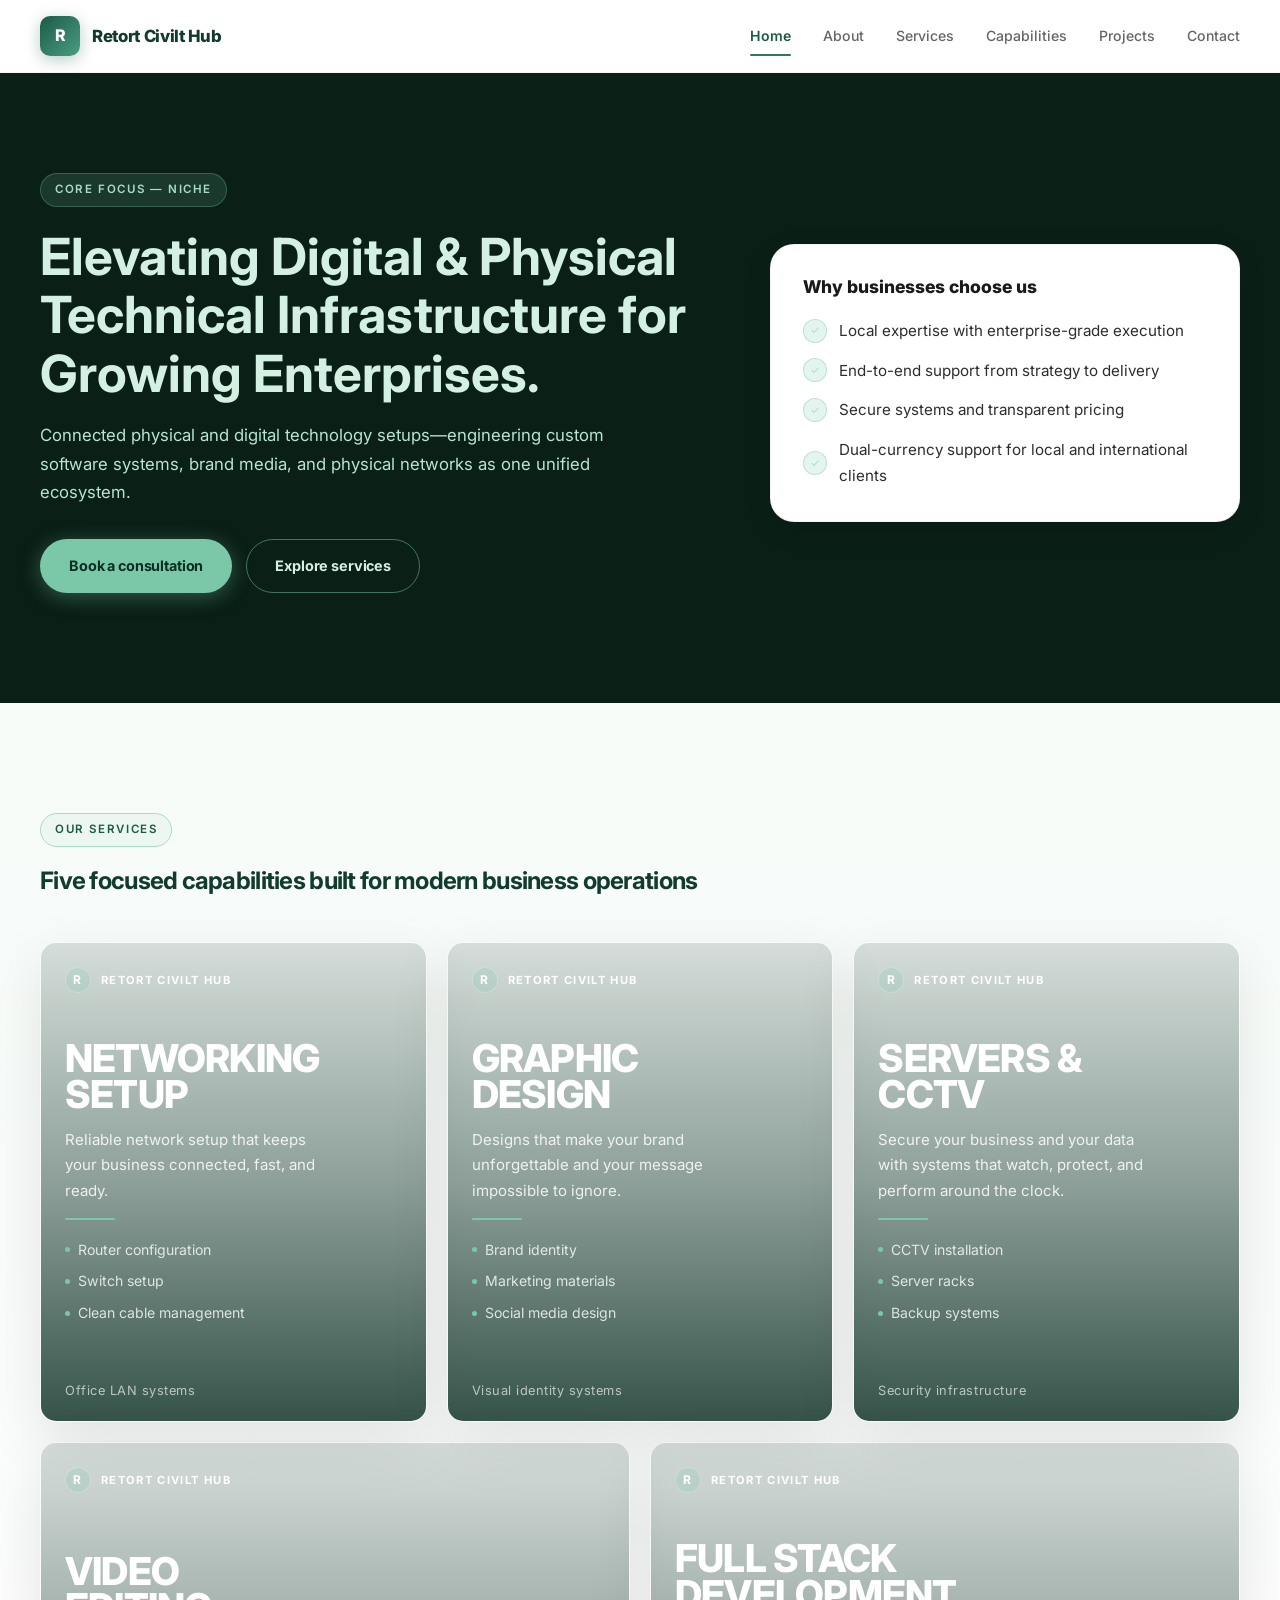
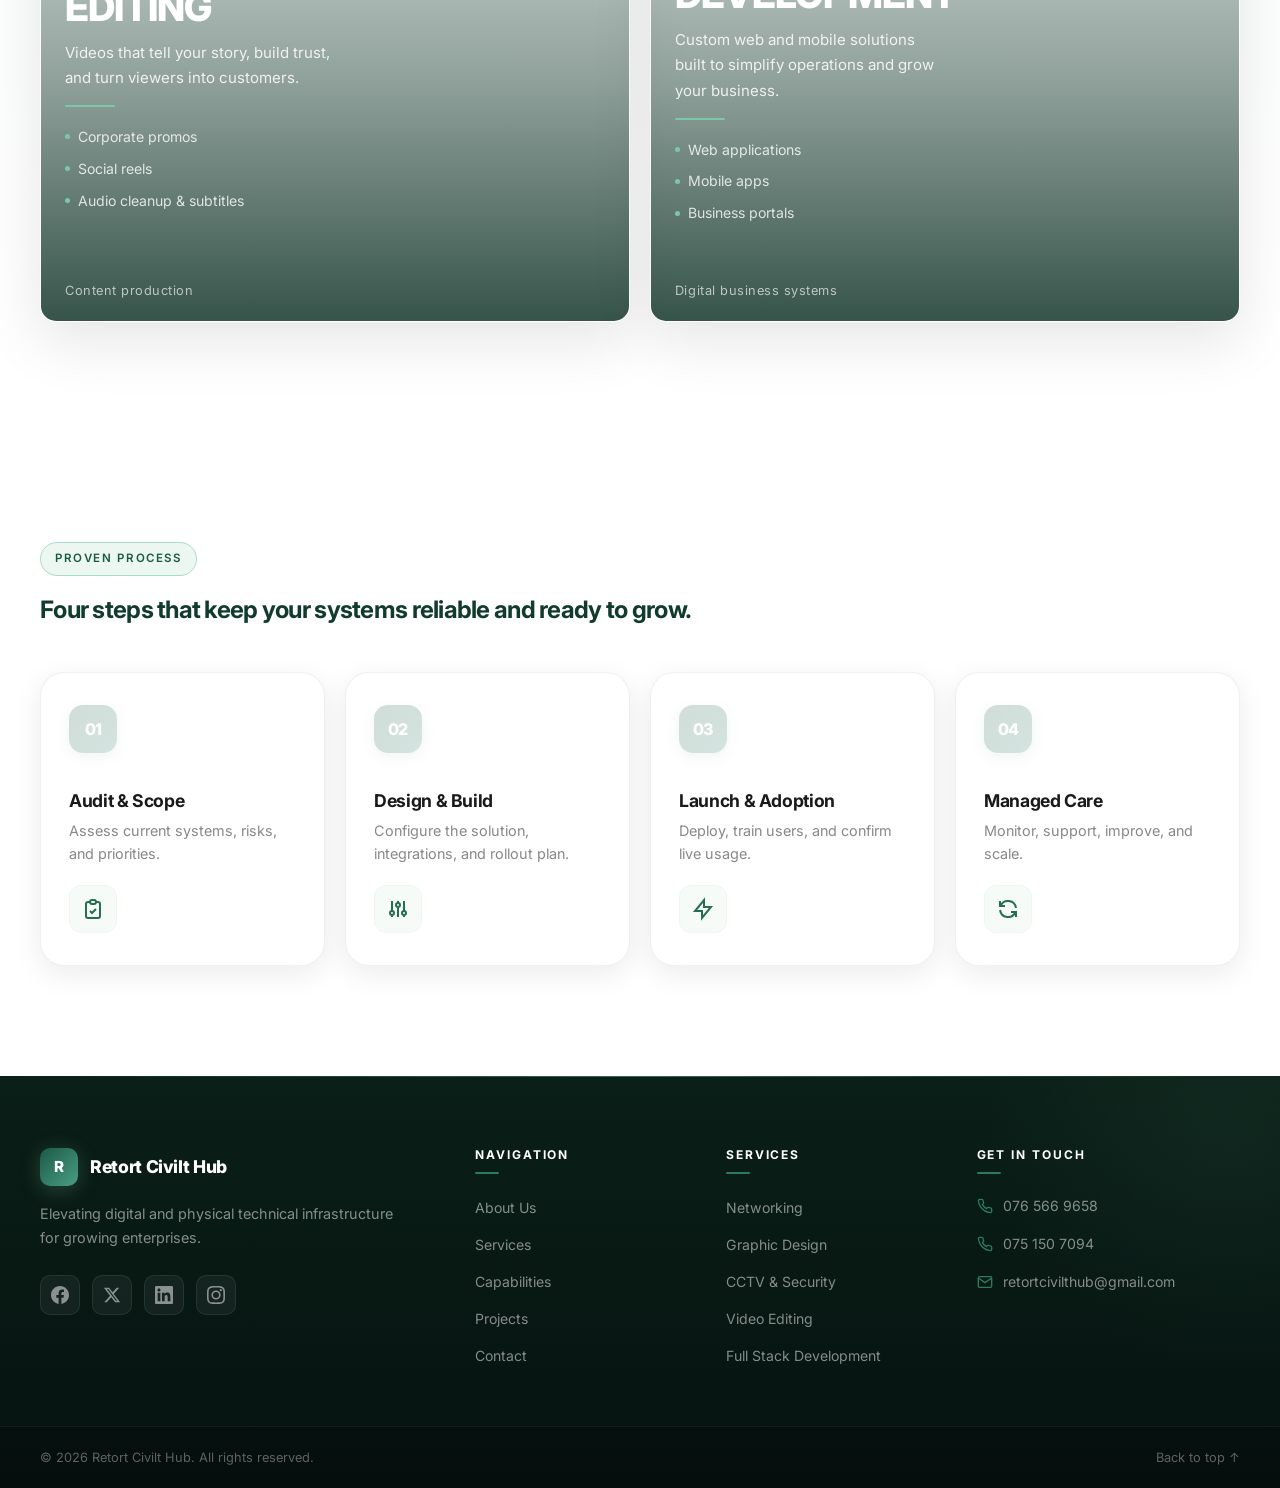
<file: index.html>
<!DOCTYPE html>
<html lang="en">
  <head>
    <meta charset="UTF-8" />
    <meta name="viewport" content="width=device-width, initial-scale=1.0" />
    <title>Retort Civilt Hub | Infrastructure, Design & Digital Growth</title>
    <meta name="description" content="Retort Civilt Hub supports growing businesses with secure networks, design, CCTV, media production, and digital systems." />
    <link rel="preconnect" href="https://fonts.googleapis.com" />
    <link rel="preconnect" href="https://fonts.gstatic.com" crossorigin />
    <link href="https://fonts.googleapis.com/css2?family=Inter:wght@400;500;600;700;800&display=swap" rel="stylesheet" />
    <link rel="stylesheet" href="styles.css" />
  </head>
  <body>
    <header class="site-header">
      <div class="container header-inner">
        <a href="index.html" class="brand" aria-label="Retort Civilt Hub home">
          <span class="brand-mark">R</span>
          <span>Retort Civilt Hub</span>
        </a>
        <button class="nav-toggle" aria-label="Toggle navigation">&#9776;</button>
        <nav class="nav" aria-label="Main navigation">
          <a class="active" href="index.html">Home</a>
          <a href="about.html">About</a>
          <a href="services.html">Services</a>
          <a href="capabilities.html">Capabilities</a>
          <a href="projects.html">Projects</a>
          <a href="contact.html">Contact</a>
        </nav>
      </div>
    </header>

    <main>
      <section class="hero">
        <div class="container hero-grid">
          <div>
            <span class="eyebrow">Core Focus &mdash; Niche</span>
            <h1>Elevating Digital &amp; Physical Technical Infrastructure for Growing Enterprises.</h1>
            <p class="lead">Connected physical and digital technology setups&mdash;engineering custom software systems, brand media, and physical networks as one unified ecosystem.</p>
            <div class="hero-actions">
              <a class="btn primary" href="contact.html">Book a consultation</a>
              <a class="btn secondary" href="services.html">Explore services</a>
            </div>
          </div>

          <div class="hero-panel">
            <h3>Why businesses choose us</h3>
            <ul>
              <li><span class="check">&#10003;</span> Local expertise with enterprise-grade execution</li>
              <li><span class="check">&#10003;</span> End-to-end support from strategy to delivery</li>
              <li><span class="check">&#10003;</span> Secure systems and transparent pricing</li>
              <li><span class="check">&#10003;</span> Dual-currency support for local and international clients</li>
            </ul>
          </div>
        </div>
      </section>

      <section class="section section-alt">
        <div class="container">
          <div class="section-head reveal">
            <span class="eyebrow" style="background: var(--green-100); border-color: var(--green-200); color: var(--green-700);">Our services</span>
            <h2>Five focused capabilities built for modern business operations</h2>
          </div>

          <div class="service-showcase">
            <article class="service-tile network reveal reveal-delay-1">
              <div class="tile-header">
                <span class="tile-mark">R</span>
                <span>Retort Civilt Hub</span>
              </div>
              <div>
                <div class="tile-title">Networking<br />Setup</div>
                <div class="tile-body">
                  <div>Reliable network setup that keeps your business connected, fast, and ready.</div>
                  <div class="line"></div>
                </div>
                <ul class="tile-bullets">
                  <li>Router configuration</li>
                  <li>Switch setup</li>
                  <li>Clean cable management</li>
                </ul>
              </div>
              <div class="tile-footer">Office LAN systems</div>
            </article>

            <article class="service-tile design reveal reveal-delay-2">
              <div class="tile-header">
                <span class="tile-mark">R</span>
                <span>Retort Civilt Hub</span>
              </div>
              <div>
                <div class="tile-title">Graphic<br />Design</div>
                <div class="tile-body">
                  <div>Designs that make your brand unforgettable and your message impossible to ignore.</div>
                  <div class="line"></div>
                </div>
                <ul class="tile-bullets">
                  <li>Brand identity</li>
                  <li>Marketing materials</li>
                  <li>Social media design</li>
                </ul>
              </div>
              <div class="tile-footer">Visual identity systems</div>
            </article>

            <article class="service-tile security reveal reveal-delay-3">
              <div class="tile-header">
                <span class="tile-mark">R</span>
                <span>Retort Civilt Hub</span>
              </div>
              <div>
                <div class="tile-title">Servers &<br />CCTV</div>
                <div class="tile-body">
                  <div>Secure your business and your data with systems that watch, protect, and perform around the clock.</div>
                  <div class="line"></div>
                </div>
                <ul class="tile-bullets">
                  <li>CCTV installation</li>
                  <li>Server racks</li>
                  <li>Backup systems</li>
                </ul>
              </div>
              <div class="tile-footer">Security infrastructure</div>
            </article>

            <article class="service-tile video wide reveal reveal-delay-4">
              <div class="tile-header">
                <span class="tile-mark">R</span>
                <span>Retort Civilt Hub</span>
              </div>
              <div>
                <div class="tile-title">Video<br />Editing</div>
                <div class="tile-body">
                  <div>Videos that tell your story, build trust, and turn viewers into customers.</div>
                  <div class="line"></div>
                </div>
                <ul class="tile-bullets">
                  <li>Corporate promos</li>
                  <li>Social reels</li>
                  <li>Audio cleanup &amp; subtitles</li>
                </ul>
              </div>
              <div class="tile-footer">Content production</div>
            </article>

            <article class="service-tile development wide reveal reveal-delay-5">
              <div class="tile-header">
                <span class="tile-mark">R</span>
                <span>Retort Civilt Hub</span>
              </div>
              <div>
                <div class="tile-title">Full Stack<br />Development</div>
                <div class="tile-body">
                  <div>Custom web and mobile solutions built to simplify operations and grow your business.</div>
                  <div class="line"></div>
                </div>
                <ul class="tile-bullets">
                  <li>Web applications</li>
                  <li>Mobile apps</li>
                  <li>Business portals</li>
                </ul>
              </div>
              <div class="tile-footer">Digital business systems</div>
            </article>
          </div>
        </div>
      </section>

      <section class="section">
        <div class="container">
          <div class="section-head reveal">
            <span class="eyebrow" style="background: var(--green-100); border-color: var(--green-200); color: var(--green-700);">Proven Process</span>
            <h2>Four steps that keep your systems reliable and ready to grow.</h2>
          </div>
          <div class="process-steps">
            <div class="process-step reveal reveal-delay-1">
              <div class="step-number">01</div>
              <div class="step-content">
                <h3>Audit &amp; Scope</h3>
                <p>Assess current systems, risks, and priorities.</p>
              </div>
              <div class="step-icon">
                <svg width="24" height="24" viewBox="0 0 24 24" fill="none" stroke="currentColor" stroke-width="2"><path d="M9 5H7a2 2 0 00-2 2v12a2 2 0 002 2h10a2 2 0 002-2V7a2 2 0 00-2-2h-2M9 5a2 2 0 002 2h2a2 2 0 002-2M9 5a2 2 0 012-2h2a2 2 0 012 2m-6 9l2 2 4-4"/></svg>
              </div>
            </div>
            <div class="process-step reveal reveal-delay-2">
              <div class="step-number">02</div>
              <div class="step-content">
                <h3>Design &amp; Build</h3>
                <p>Configure the solution, integrations, and rollout plan.</p>
              </div>
              <div class="step-icon">
                <svg width="24" height="24" viewBox="0 0 24 24" fill="none" stroke="currentColor" stroke-width="2"><path d="M12 6V4m0 2a2 2 0 100 4m0-4a2 2 0 110 4m-6 8a2 2 0 100-4m0 4a2 2 0 110-4m0 4v2m0-6V4m6 6v10m6-2a2 2 0 100-4m0 4a2 2 0 110-4m0 4v2m0-6V4"/></svg>
              </div>
            </div>
            <div class="process-step reveal reveal-delay-3">
              <div class="step-number">03</div>
              <div class="step-content">
                <h3>Launch &amp; Adoption</h3>
                <p>Deploy, train users, and confirm live usage.</p>
              </div>
              <div class="step-icon">
                <svg width="24" height="24" viewBox="0 0 24 24" fill="none" stroke="currentColor" stroke-width="2"><path d="M13 10V3L4 14h7v7l9-11h-7z"/></svg>
              </div>
            </div>
            <div class="process-step reveal reveal-delay-4">
              <div class="step-number">04</div>
              <div class="step-content">
                <h3>Managed Care</h3>
                <p>Monitor, support, improve, and scale.</p>
              </div>
              <div class="step-icon">
                <svg width="24" height="24" viewBox="0 0 24 24" fill="none" stroke="currentColor" stroke-width="2"><path d="M4 4v5h.582m15.356 2A8.001 8.001 0 004.582 9m0 0H9m11 11v-5h-.581m0 0a8.003 8.003 0 01-15.357-2m15.357 2H15"/></svg>
              </div>
            </div>
          </div>
        </div>
      </section>
    </main>

    <footer class="footer">
      <div class="footer-top">
        <div class="container footer-grid">
          <div class="footer-brand-col">
            <div class="footer-brand">
              <span class="brand-mark">R</span>
              <span>Retort Civilt Hub</span>
            </div>
            <p class="footer-desc">Elevating digital and physical technical infrastructure for growing enterprises.</p>
            <div class="footer-social">
              <a href="#" aria-label="Facebook">
                <svg width="18" height="18" viewBox="0 0 24 24" fill="currentColor"><path d="M24 12.073c0-6.627-5.373-12-12-12s-12 5.373-12 12c0 5.99 4.388 10.954 10.125 11.854v-8.385H7.078v-3.47h3.047V9.43c0-3.007 1.792-4.669 4.533-4.669 1.312 0 2.686.235 2.686.235v2.953H15.83c-1.491 0-1.956.925-1.956 1.874v2.25h3.328l-.532 3.47h-2.796v8.385C19.612 23.027 24 18.062 24 12.073z"/></svg>
              </a>
              <a href="#" aria-label="Twitter">
                <svg width="18" height="18" viewBox="0 0 24 24" fill="currentColor"><path d="M18.244 2.25h3.308l-7.227 8.26 8.502 11.24H16.17l-5.214-6.817L4.99 21.75H1.68l7.73-8.835L1.254 2.25H8.08l4.713 6.231zm-1.161 17.52h1.833L7.084 4.126H5.117z"/></svg>
              </a>
              <a href="#" aria-label="LinkedIn">
                <svg width="18" height="18" viewBox="0 0 24 24" fill="currentColor"><path d="M20.447 20.452h-3.554v-5.569c0-1.328-.027-3.037-1.852-3.037-1.853 0-2.136 1.445-2.136 2.939v5.667H9.351V9h3.414v1.561h.046c.477-.9 1.637-1.85 3.37-1.85 3.601 0 4.267 2.37 4.267 5.455v6.286zM5.337 7.433c-1.144 0-2.063-.926-2.063-2.065 0-1.138.92-2.063 2.063-2.063 1.14 0 2.064.925 2.064 2.063 0 1.139-.925 2.065-2.064 2.065zm1.782 13.019H3.555V9h3.564v11.452zM22.225 0H1.771C.792 0 0 .774 0 1.729v20.542C0 23.227.792 24 1.771 24h20.451C23.2 24 24 23.227 24 22.271V1.729C24 .774 23.2 0 22.222 0h.003z"/></svg>
              </a>
              <a href="#" aria-label="Instagram">
                <svg width="18" height="18" viewBox="0 0 24 24" fill="currentColor"><path d="M12 2.163c3.204 0 3.584.012 4.85.07 3.252.148 4.771 1.691 4.919 4.919.058 1.265.069 1.645.069 4.849 0 3.205-.012 3.584-.069 4.849-.149 3.225-1.664 4.771-4.919 4.919-1.266.058-1.644.07-4.85.07-3.204 0-3.584-.012-4.849-.07-3.26-.149-4.771-1.699-4.919-4.92-.058-1.265-.07-1.644-.07-4.849 0-3.204.013-3.583.07-4.849.149-3.227 1.664-4.771 4.919-4.919 1.266-.057 1.645-.069 4.849-.069zM12 0C8.741 0 8.333.014 7.053.072 2.695.272.273 2.69.073 7.052.014 8.333 0 8.741 0 12c0 3.259.014 3.668.072 4.948.2 4.358 2.618 6.78 6.98 6.98C8.333 23.986 8.741 24 12 24c3.259 0 3.668-.014 4.948-.072 4.354-.2 6.782-2.618 6.979-6.98.059-1.28.073-1.689.073-4.948 0-3.259-.014-3.667-.072-4.947-.196-4.354-2.617-6.78-6.979-6.98C15.668.014 15.259 0 12 0zm0 5.838a6.162 6.162 0 100 12.324 6.162 6.162 0 000-12.324zM12 16a4 4 0 110-8 4 4 0 010 8zm6.406-11.845a1.44 1.44 0 100 2.881 1.44 1.44 0 000-2.881z"/></svg>
              </a>
            </div>
          </div>
          <div class="footer-links-col">
            <h4>Navigation</h4>
            <ul>
              <li><a href="about.html">About Us</a></li>
              <li><a href="services.html">Services</a></li>
              <li><a href="capabilities.html">Capabilities</a></li>
              <li><a href="projects.html">Projects</a></li>
              <li><a href="contact.html">Contact</a></li>
            </ul>
          </div>
          <div class="footer-links-col">
            <h4>Services</h4>
            <ul>
              <li><a href="services.html">Networking</a></li>
              <li><a href="services.html">Graphic Design</a></li>
              <li><a href="services.html">CCTV & Security</a></li>
              <li><a href="services.html">Video Editing</a></li>
              <li><a href="services.html">Full Stack Development</a></li>
            </ul>
          </div>
          <div class="footer-contact-col">
            <h4>Get in Touch</h4>
            <ul class="contact-list">
              <li>
                <svg width="16" height="16" viewBox="0 0 24 24" fill="none" stroke="currentColor" stroke-width="2"><path d="M22 16.92v3a2 2 0 01-2.18 2 19.79 19.79 0 01-8.63-3.07 19.5 19.5 0 01-6-6 19.79 19.79 0 01-3.07-8.67A2 2 0 014.11 2h3a2 2 0 012 1.72 12.84 12.84 0 00.7 2.81 2 2 0 01-.45 2.11L8.09 9.91a16 16 0 006 6l1.27-1.27a2 2 0 012.11-.45 12.84 12.84 0 002.81.7A2 2 0 0122 16.92z"/></svg>
                <a href="tel:+256765669658">076 566 9658</a>
              </li>
              <li>
                <svg width="16" height="16" viewBox="0 0 24 24" fill="none" stroke="currentColor" stroke-width="2"><path d="M22 16.92v3a2 2 0 01-2.18 2 19.79 19.79 0 01-8.63-3.07 19.5 19.5 0 01-6-6 19.79 19.79 0 01-3.07-8.67A2 2 0 014.11 2h3a2 2 0 012 1.72 12.84 12.84 0 00.7 2.81 2 2 0 01-.45 2.11L8.09 9.91a16 16 0 006 6l1.27-1.27a2 2 0 012.11-.45 12.84 12.84 0 002.81.7A2 2 0 0122 16.92z"/></svg>
                <a href="tel:+256751507094">075 150 7094</a>
              </li>
              <li>
                <svg width="16" height="16" viewBox="0 0 24 24" fill="none" stroke="currentColor" stroke-width="2"><path d="M4 4h16c1.1 0 2 .9 2 2v12c0 1.1-.9 2-2 2H4c-1.1 0-2-.9-2-2V6c0-1.1.9-2 2-2z"/><polyline points="22,6 12,13 2,6"/></svg>
                <a href="mailto:retortcivilthub@gmail.com">retortcivilthub@gmail.com</a>
              </li>
            </ul>
          </div>
        </div>
      </div>
      <div class="footer-bottom">
        <div class="container footer-bottom-inner">
          <span>&copy; <span id="year"></span> Retort Civilt Hub. All rights reserved.</span>
          <a href="#">Back to top &uarr;</a>
        </div>
      </div>
    </footer>

    <script src="script.js"></script>
  </body>
</html>
</file>
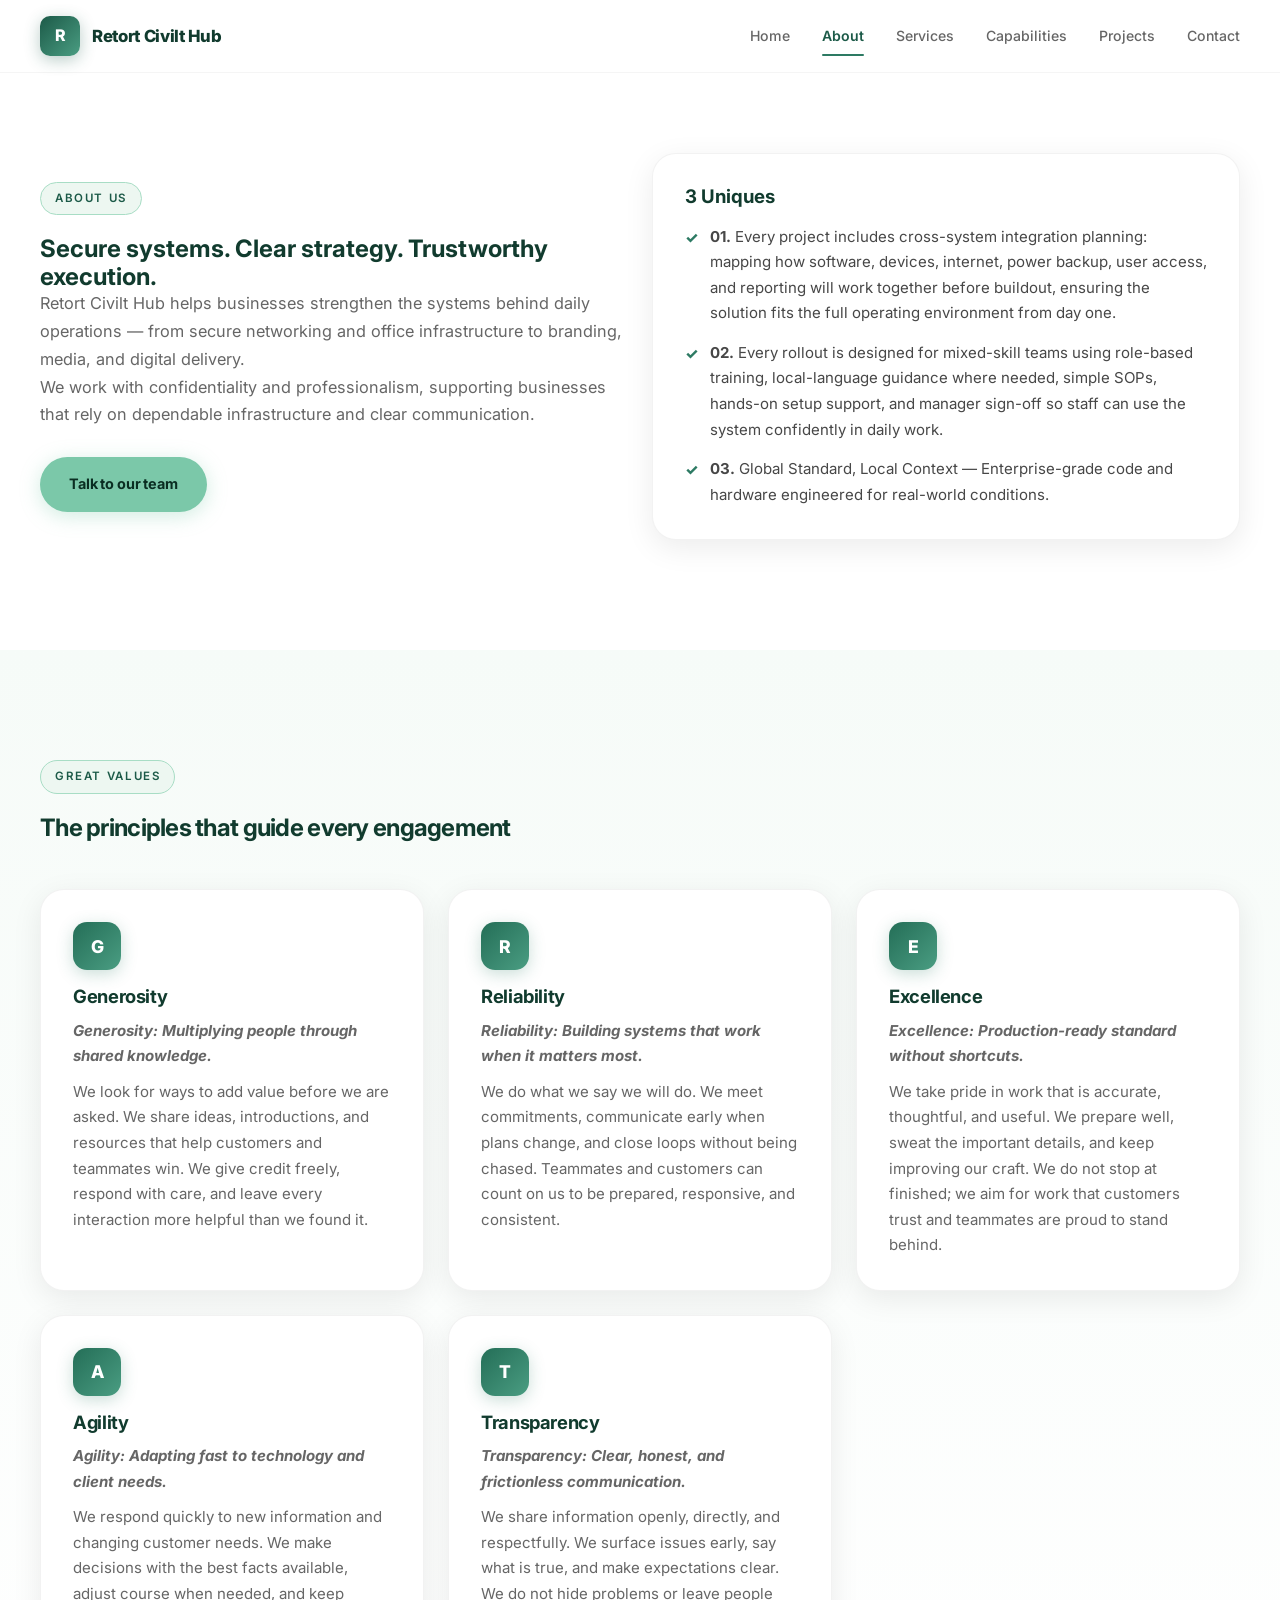
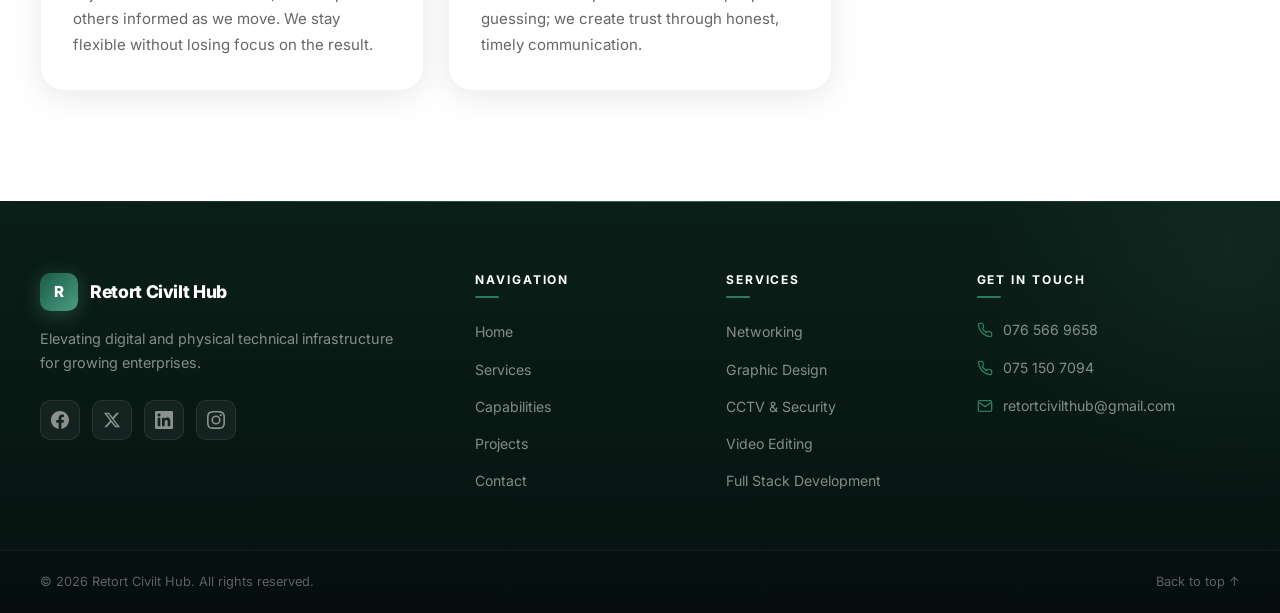
<file: about.html>
<!DOCTYPE html>
<html lang="en">
  <head>
    <meta charset="UTF-8" />
    <meta name="viewport" content="width=device-width, initial-scale=1.0" />
    <title>About | Retort Civilt Hub</title>
    <meta name="description" content="Retort Civilt Hub is driven by a practical, disciplined approach to infrastructure, branding, and secure digital growth." />
    <link rel="preconnect" href="https://fonts.googleapis.com" />
    <link rel="preconnect" href="https://fonts.gstatic.com" crossorigin />
    <link href="https://fonts.googleapis.com/css2?family=Inter:wght@400;500;600;700;800&display=swap" rel="stylesheet" />
    <link rel="stylesheet" href="styles.css" />
  </head>
  <body>
    <header class="site-header">
      <div class="container header-inner">
        <a href="index.html" class="brand" aria-label="Retort Civilt Hub home">
          <span class="brand-mark">R</span>
          <span>Retort Civilt Hub</span>
        </a>
        <button class="nav-toggle" aria-label="Toggle navigation">&#9776;</button>
        <nav class="nav" aria-label="Main navigation">
          <a href="index.html">Home</a>
          <a class="active" href="about.html">About</a>
          <a href="services.html">Services</a>
          <a href="capabilities.html">Capabilities</a>
          <a href="projects.html">Projects</a>
          <a href="contact.html">Contact</a>
        </nav>
      </div>
    </header>

    <main>
      <section class="section" style="padding-top: 80px;">
        <div class="container two-col">
          <div class="reveal">
            <span class="eyebrow" style="background: var(--green-100); border-color: var(--green-200); color: var(--green-700);">About us</span>
            <h1>Secure systems. Clear strategy. Trustworthy execution.</h1>
            <p style="color: var(--grey-600); font-size: 1.02rem;">Retort Civilt Hub helps businesses strengthen the systems behind daily operations &mdash; from secure networking and office infrastructure to branding, media, and digital delivery.</p>
            <p style="color: var(--grey-600); font-size: 1.02rem;">We work with confidentiality and professionalism, supporting businesses that rely on dependable infrastructure and clear communication.</p>
            <div class="hero-actions" style="margin-top: 28px;">
              <a class="btn primary" href="contact.html">Talk to our team</a>
            </div>
          </div>
          <div class="info-box reveal reveal-delay-2">
            <h3>3 Uniques</h3>
            <ul>
              <li><span><strong>01.</strong> Every project includes cross-system integration planning: mapping how software, devices, internet, power backup, user access, and reporting will work together before buildout, ensuring the solution fits the full operating environment from day one.</span></li>
              <li><span><strong>02.</strong> Every rollout is designed for mixed-skill teams using role-based training, local-language guidance where needed, simple SOPs, hands-on setup support, and manager sign-off so staff can use the system confidently in daily work.</span></li>
              <li><span><strong>03.</strong> Global Standard, Local Context &mdash; Enterprise-grade code and hardware engineered for real-world conditions.</span></li>
            </ul>
          </div>
        </div>
      </section>

      <section class="section section-alt">
        <div class="container">
          <div class="section-head reveal">
            <span class="eyebrow" style="background: var(--green-100); border-color: var(--green-200); color: var(--green-700);">GREAT values</span>
            <h2>The principles that guide every engagement</h2>
          </div>
          <div class="value-grid">
            <div class="card reveal reveal-delay-1">
              <span class="value-letter">G</span>
              <h3>Generosity</h3>
              <p class="value-summary"><em>Generosity: Multiplying people through shared knowledge.</em></p>
              <p>We look for ways to add value before we are asked. We share ideas, introductions, and resources that help customers and teammates win. We give credit freely, respond with care, and leave every interaction more helpful than we found it.</p>
            </div>
            <div class="card reveal reveal-delay-2">
              <span class="value-letter">R</span>
              <h3>Reliability</h3>
              <p class="value-summary"><em>Reliability: Building systems that work when it matters most.</em></p>
              <p>We do what we say we will do. We meet commitments, communicate early when plans change, and close loops without being chased. Teammates and customers can count on us to be prepared, responsive, and consistent.</p>
            </div>
            <div class="card reveal reveal-delay-3">
              <span class="value-letter">E</span>
              <h3>Excellence</h3>
              <p class="value-summary"><em>Excellence: Production-ready standard without shortcuts.</em></p>
              <p>We take pride in work that is accurate, thoughtful, and useful. We prepare well, sweat the important details, and keep improving our craft. We do not stop at finished; we aim for work that customers trust and teammates are proud to stand behind.</p>
            </div>
            <div class="card reveal reveal-delay-4">
              <span class="value-letter">A</span>
              <h3>Agility</h3>
              <p class="value-summary"><em>Agility: Adapting fast to technology and client needs.</em></p>
              <p>We respond quickly to new information and changing customer needs. We make decisions with the best facts available, adjust course when needed, and keep others informed as we move. We stay flexible without losing focus on the result.</p>
            </div>
            <div class="card reveal reveal-delay-5">
              <span class="value-letter">T</span>
              <h3>Transparency</h3>
              <p class="value-summary"><em>Transparency: Clear, honest, and frictionless communication.</em></p>
              <p>We share information openly, directly, and respectfully. We surface issues early, say what is true, and make expectations clear. We do not hide problems or leave people guessing; we create trust through honest, timely communication.</p>
            </div>
          </div>
        </div>
      </section>
    </main>

    <footer class="footer">
      <div class="footer-top">
        <div class="container footer-grid">
          <div class="footer-brand-col">
            <div class="footer-brand">
              <span class="brand-mark">R</span>
              <span>Retort Civilt Hub</span>
            </div>
            <p class="footer-desc">Elevating digital and physical technical infrastructure for growing enterprises.</p>
            <div class="footer-social">
              <a href="#" aria-label="Facebook">
                <svg width="18" height="18" viewBox="0 0 24 24" fill="currentColor"><path d="M24 12.073c0-6.627-5.373-12-12-12s-12 5.373-12 12c0 5.99 4.388 10.954 10.125 11.854v-8.385H7.078v-3.47h3.047V9.43c0-3.007 1.792-4.669 4.533-4.669 1.312 0 2.686.235 2.686.235v2.953H15.83c-1.491 0-1.956.925-1.956 1.874v2.25h3.328l-.532 3.47h-2.796v8.385C19.612 23.027 24 18.062 24 12.073z"/></svg>
              </a>
              <a href="#" aria-label="Twitter">
                <svg width="18" height="18" viewBox="0 0 24 24" fill="currentColor"><path d="M18.244 2.25h3.308l-7.227 8.26 8.502 11.24H16.17l-5.214-6.817L4.99 21.75H1.68l7.73-8.835L1.254 2.25H8.08l4.713 6.231zm-1.161 17.52h1.833L7.084 4.126H5.117z"/></svg>
              </a>
              <a href="#" aria-label="LinkedIn">
                <svg width="18" height="18" viewBox="0 0 24 24" fill="currentColor"><path d="M20.447 20.452h-3.554v-5.569c0-1.328-.027-3.037-1.852-3.037-1.853 0-2.136 1.445-2.136 2.939v5.667H9.351V9h3.414v1.561h.046c.477-.9 1.637-1.85 3.37-1.85 3.601 0 4.267 2.37 4.267 5.455v6.286zM5.337 7.433c-1.144 0-2.063-.926-2.063-2.065 0-1.138.92-2.063 2.063-2.063 1.14 0 2.064.925 2.064 2.063 0 1.139-.925 2.065-2.064 2.065zm1.782 13.019H3.555V9h3.564v11.452zM22.225 0H1.771C.792 0 0 .774 0 1.729v20.542C0 23.227.792 24 1.771 24h20.451C23.2 24 24 23.227 24 22.271V1.729C24 .774 23.2 0 22.222 0h.003z"/></svg>
              </a>
              <a href="#" aria-label="Instagram">
                <svg width="18" height="18" viewBox="0 0 24 24" fill="currentColor"><path d="M12 2.163c3.204 0 3.584.012 4.85.07 3.252.148 4.771 1.691 4.919 4.919.058 1.265.069 1.645.069 4.849 0 3.205-.012 3.584-.069 4.849-.149 3.225-1.664 4.771-4.919 4.919-1.266.058-1.644.07-4.85.07-3.204 0-3.584-.012-4.849-.07-3.26-.149-4.771-1.699-4.919-4.92-.058-1.265-.07-1.644-.07-4.849 0-3.204.013-3.583.07-4.849.149-3.227 1.664-4.771 4.919-4.919 1.266-.057 1.645-.069 4.849-.069zM12 0C8.741 0 8.333.014 7.053.072 2.695.272.273 2.69.073 7.052.014 8.333 0 8.741 0 12c0 3.259.014 3.668.072 4.948.2 4.358 2.618 6.78 6.98 6.98C8.333 23.986 8.741 24 12 24c3.259 0 3.668-.014 4.948-.072 4.354-.2 6.782-2.618 6.979-6.98.059-1.28.073-1.689.073-4.948 0-3.259-.014-3.667-.072-4.947-.196-4.354-2.617-6.78-6.979-6.98C15.668.014 15.259 0 12 0zm0 5.838a6.162 6.162 0 100 12.324 6.162 6.162 0 000-12.324zM12 16a4 4 0 110-8 4 4 0 010 8zm6.406-11.845a1.44 1.44 0 100 2.881 1.44 1.44 0 000-2.881z"/></svg>
              </a>
            </div>
          </div>
          <div class="footer-links-col">
            <h4>Navigation</h4>
            <ul>
              <li><a href="index.html">Home</a></li>
              <li><a href="services.html">Services</a></li>
              <li><a href="capabilities.html">Capabilities</a></li>
              <li><a href="projects.html">Projects</a></li>
              <li><a href="contact.html">Contact</a></li>
            </ul>
          </div>
          <div class="footer-links-col">
            <h4>Services</h4>
            <ul>
              <li><a href="services.html">Networking</a></li>
              <li><a href="services.html">Graphic Design</a></li>
              <li><a href="services.html">CCTV & Security</a></li>
              <li><a href="services.html">Video Editing</a></li>
              <li><a href="services.html">Full Stack Development</a></li>
            </ul>
          </div>
          <div class="footer-contact-col">
            <h4>Get in Touch</h4>
            <ul class="contact-list">
              <li>
                <svg width="16" height="16" viewBox="0 0 24 24" fill="none" stroke="currentColor" stroke-width="2"><path d="M22 16.92v3a2 2 0 01-2.18 2 19.79 19.79 0 01-8.63-3.07 19.5 19.5 0 01-6-6 19.79 19.79 0 01-3.07-8.67A2 2 0 014.11 2h3a2 2 0 012 1.72 12.84 12.84 0 00.7 2.81 2 2 0 01-.45 2.11L8.09 9.91a16 16 0 006 6l1.27-1.27a2 2 0 012.11-.45 12.84 12.84 0 002.81.7A2 2 0 0122 16.92z"/></svg>
                <a href="tel:+256765669658">076 566 9658</a>
              </li>
              <li>
                <svg width="16" height="16" viewBox="0 0 24 24" fill="none" stroke="currentColor" stroke-width="2"><path d="M22 16.92v3a2 2 0 01-2.18 2 19.79 19.79 0 01-8.63-3.07 19.5 19.5 0 01-6-6 19.79 19.79 0 01-3.07-8.67A2 2 0 014.11 2h3a2 2 0 012 1.72 12.84 12.84 0 00.7 2.81 2 2 0 01-.45 2.11L8.09 9.91a16 16 0 006 6l1.27-1.27a2 2 0 012.11-.45 12.84 12.84 0 002.81.7A2 2 0 0122 16.92z"/></svg>
                <a href="tel:+256751507094">075 150 7094</a>
              </li>
              <li>
                <svg width="16" height="16" viewBox="0 0 24 24" fill="none" stroke="currentColor" stroke-width="2"><path d="M4 4h16c1.1 0 2 .9 2 2v12c0 1.1-.9 2-2 2H4c-1.1 0-2-.9-2-2V6c0-1.1.9-2 2-2z"/><polyline points="22,6 12,13 2,6"/></svg>
                <a href="mailto:retortcivilthub@gmail.com">retortcivilthub@gmail.com</a>
              </li>
            </ul>
          </div>
        </div>
      </div>
      <div class="footer-bottom">
        <div class="container footer-bottom-inner">
          <span>&copy; <span id="year"></span> Retort Civilt Hub. All rights reserved.</span>
          <a href="#">Back to top &uarr;</a>
        </div>
      </div>
    </footer>

    <script src="script.js"></script>
  </body>
</html>
</file>
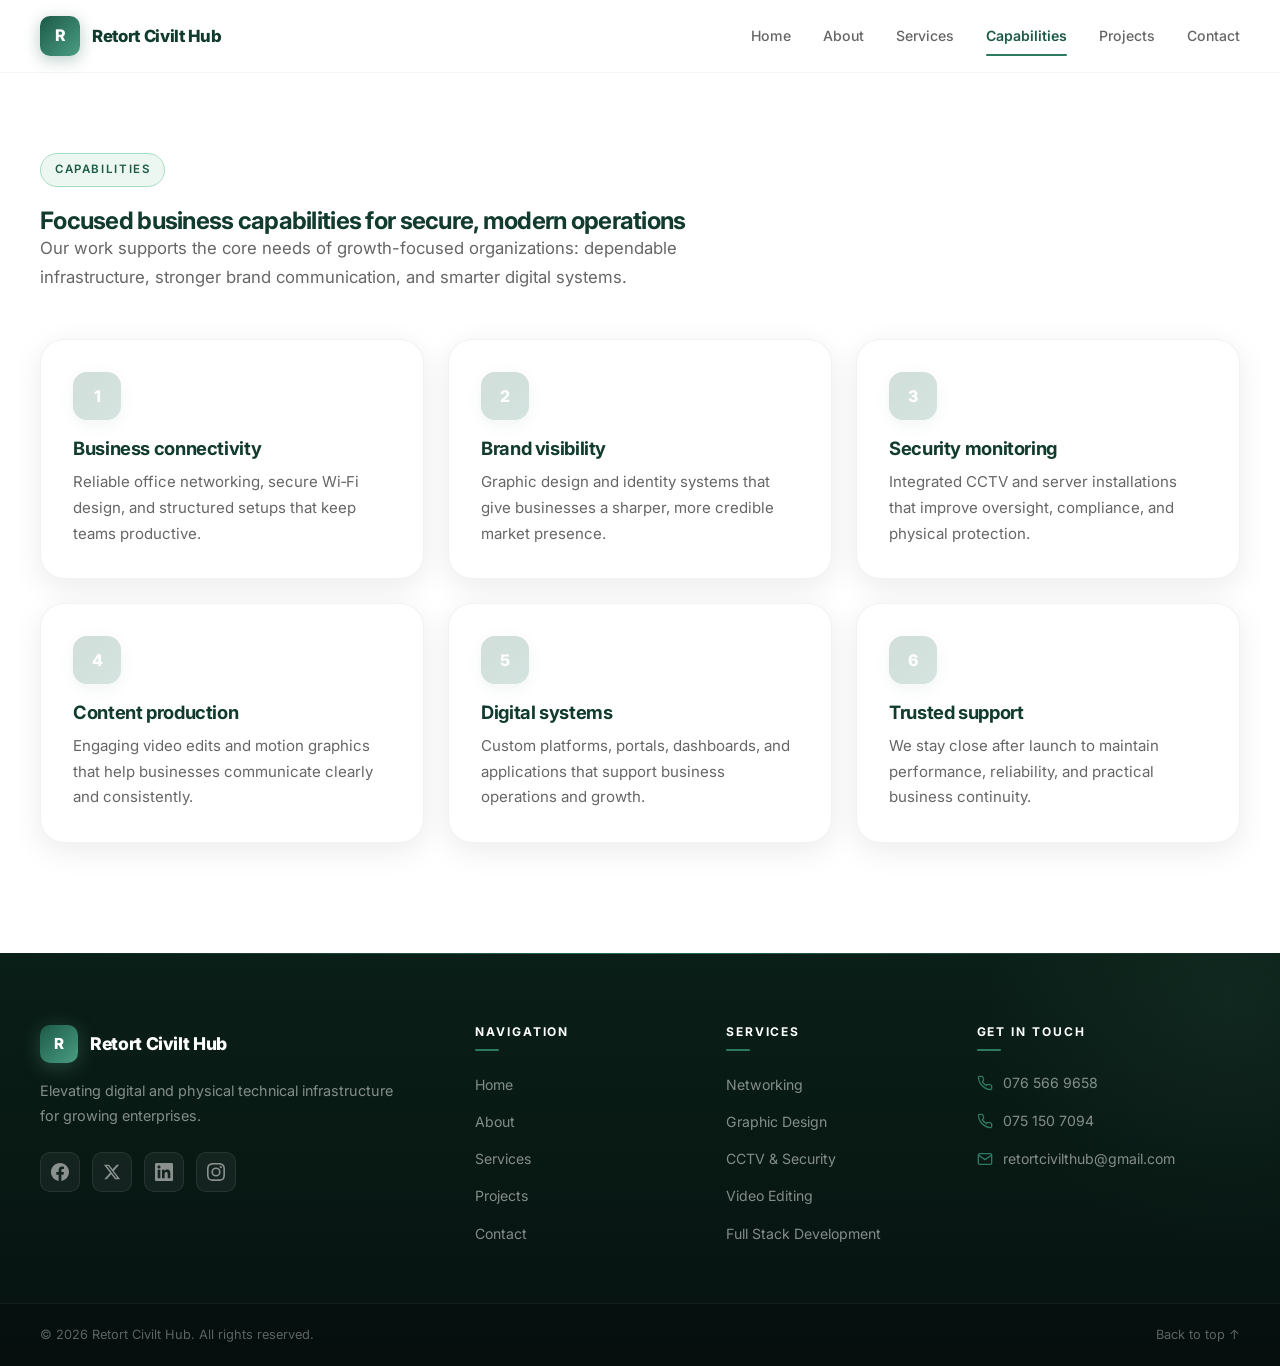
<file: capabilities.html>
<!DOCTYPE html>
<html lang="en">
  <head>
    <meta charset="UTF-8" />
    <meta name="viewport" content="width=device-width, initial-scale=1.0" />
    <title>Capabilities | Retort Civilt Hub</title>
    <meta name="description" content="Retort Civilt Hub capabilities include secure networking, branding, CCTV, media, and business software systems." />
    <link rel="preconnect" href="https://fonts.googleapis.com" />
    <link rel="preconnect" href="https://fonts.gstatic.com" crossorigin />
    <link href="https://fonts.googleapis.com/css2?family=Inter:wght@400;500;600;700;800&display=swap" rel="stylesheet" />
    <link rel="stylesheet" href="styles.css" />
  </head>
  <body>
    <header class="site-header">
      <div class="container header-inner">
        <a href="index.html" class="brand" aria-label="Retort Civilt Hub home">
          <span class="brand-mark">R</span>
          <span>Retort Civilt Hub</span>
        </a>
        <button class="nav-toggle" aria-label="Toggle navigation">&#9776;</button>
        <nav class="nav" aria-label="Main navigation">
          <a href="index.html">Home</a>
          <a href="about.html">About</a>
          <a href="services.html">Services</a>
          <a class="active" href="capabilities.html">Capabilities</a>
          <a href="projects.html">Projects</a>
          <a href="contact.html">Contact</a>
        </nav>
      </div>
    </header>

    <main>
      <section class="section" style="padding-top: 80px;">
        <div class="container">
          <div class="section-head reveal">
            <span class="eyebrow" style="background: var(--green-100); border-color: var(--green-200); color: var(--green-700);">Capabilities</span>
            <h1>Focused business capabilities for secure, modern operations</h1>
            <p>Our work supports the core needs of growth-focused organizations: dependable infrastructure, stronger brand communication, and smarter digital systems.</p>
          </div>
          <div class="steps-grid">
            <article class="process-card reveal reveal-delay-1">
              <div class="step-number">1</div>
              <h3>Business connectivity</h3>
              <p>Reliable office networking, secure Wi&#8209;Fi design, and structured setups that keep teams productive.</p>
            </article>
            <article class="process-card reveal reveal-delay-2">
              <div class="step-number">2</div>
              <h3>Brand visibility</h3>
              <p>Graphic design and identity systems that give businesses a sharper, more credible market presence.</p>
            </article>
            <article class="process-card reveal reveal-delay-3">
              <div class="step-number">3</div>
              <h3>Security monitoring</h3>
              <p>Integrated CCTV and server installations that improve oversight, compliance, and physical protection.</p>
            </article>
            <article class="process-card reveal reveal-delay-4">
              <div class="step-number">4</div>
              <h3>Content production</h3>
              <p>Engaging video edits and motion graphics that help businesses communicate clearly and consistently.</p>
            </article>
            <article class="process-card reveal reveal-delay-5">
              <div class="step-number">5</div>
              <h3>Digital systems</h3>
              <p>Custom platforms, portals, dashboards, and applications that support business operations and growth.</p>
            </article>
            <article class="process-card reveal">
              <div class="step-number">6</div>
              <h3>Trusted support</h3>
              <p>We stay close after launch to maintain performance, reliability, and practical business continuity.</p>
            </article>
          </div>
        </div>
      </section>
    </main>

    <footer class="footer">
      <div class="footer-top">
        <div class="container footer-grid">
          <div class="footer-brand-col">
            <div class="footer-brand">
              <span class="brand-mark">R</span>
              <span>Retort Civilt Hub</span>
            </div>
            <p class="footer-desc">Elevating digital and physical technical infrastructure for growing enterprises.</p>
            <div class="footer-social">
              <a href="#" aria-label="Facebook">
                <svg width="18" height="18" viewBox="0 0 24 24" fill="currentColor"><path d="M24 12.073c0-6.627-5.373-12-12-12s-12 5.373-12 12c0 5.99 4.388 10.954 10.125 11.854v-8.385H7.078v-3.47h3.047V9.43c0-3.007 1.792-4.669 4.533-4.669 1.312 0 2.686.235 2.686.235v2.953H15.83c-1.491 0-1.956.925-1.956 1.874v2.25h3.328l-.532 3.47h-2.796v8.385C19.612 23.027 24 18.062 24 12.073z"/></svg>
              </a>
              <a href="#" aria-label="Twitter">
                <svg width="18" height="18" viewBox="0 0 24 24" fill="currentColor"><path d="M18.244 2.25h3.308l-7.227 8.26 8.502 11.24H16.17l-5.214-6.817L4.99 21.75H1.68l7.73-8.835L1.254 2.25H8.08l4.713 6.231zm-1.161 17.52h1.833L7.084 4.126H5.117z"/></svg>
              </a>
              <a href="#" aria-label="LinkedIn">
                <svg width="18" height="18" viewBox="0 0 24 24" fill="currentColor"><path d="M20.447 20.452h-3.554v-5.569c0-1.328-.027-3.037-1.852-3.037-1.853 0-2.136 1.445-2.136 2.939v5.667H9.351V9h3.414v1.561h.046c.477-.9 1.637-1.85 3.37-1.85 3.601 0 4.267 2.37 4.267 5.455v6.286zM5.337 7.433c-1.144 0-2.063-.926-2.063-2.065 0-1.138.92-2.063 2.063-2.063 1.14 0 2.064.925 2.064 2.063 0 1.139-.925 2.065-2.064 2.065zm1.782 13.019H3.555V9h3.564v11.452zM22.225 0H1.771C.792 0 0 .774 0 1.729v20.542C0 23.227.792 24 1.771 24h20.451C23.2 24 24 23.227 24 22.271V1.729C24 .774 23.2 0 22.222 0h.003z"/></svg>
              </a>
              <a href="#" aria-label="Instagram">
                <svg width="18" height="18" viewBox="0 0 24 24" fill="currentColor"><path d="M12 2.163c3.204 0 3.584.012 4.85.07 3.252.148 4.771 1.691 4.919 4.919.058 1.265.069 1.645.069 4.849 0 3.205-.012 3.584-.069 4.849-.149 3.225-1.664 4.771-4.919 4.919-1.266.058-1.644.07-4.85.07-3.204 0-3.584-.012-4.849-.07-3.26-.149-4.771-1.699-4.919-4.92-.058-1.265-.07-1.644-.07-4.849 0-3.204.013-3.583.07-4.849.149-3.227 1.664-4.771 4.919-4.919 1.266-.057 1.645-.069 4.849-.069zM12 0C8.741 0 8.333.014 7.053.072 2.695.272.273 2.69.073 7.052.014 8.333 0 8.741 0 12c0 3.259.014 3.668.072 4.948.2 4.358 2.618 6.78 6.98 6.98C8.333 23.986 8.741 24 12 24c3.259 0 3.668-.014 4.948-.072 4.354-.2 6.782-2.618 6.979-6.98.059-1.28.073-1.689.073-4.948 0-3.259-.014-3.667-.072-4.947-.196-4.354-2.617-6.78-6.979-6.98C15.668.014 15.259 0 12 0zm0 5.838a6.162 6.162 0 100 12.324 6.162 6.162 0 000-12.324zM12 16a4 4 0 110-8 4 4 0 010 8zm6.406-11.845a1.44 1.44 0 100 2.881 1.44 1.44 0 000-2.881z"/></svg>
              </a>
            </div>
          </div>
          <div class="footer-links-col">
            <h4>Navigation</h4>
            <ul>
              <li><a href="index.html">Home</a></li>
              <li><a href="about.html">About</a></li>
              <li><a href="services.html">Services</a></li>
              <li><a href="projects.html">Projects</a></li>
              <li><a href="contact.html">Contact</a></li>
            </ul>
          </div>
          <div class="footer-links-col">
            <h4>Services</h4>
            <ul>
              <li><a href="services.html">Networking</a></li>
              <li><a href="services.html">Graphic Design</a></li>
              <li><a href="services.html">CCTV & Security</a></li>
              <li><a href="services.html">Video Editing</a></li>
              <li><a href="services.html">Full Stack Development</a></li>
            </ul>
          </div>
          <div class="footer-contact-col">
            <h4>Get in Touch</h4>
            <ul class="contact-list">
              <li>
                <svg width="16" height="16" viewBox="0 0 24 24" fill="none" stroke="currentColor" stroke-width="2"><path d="M22 16.92v3a2 2 0 01-2.18 2 19.79 19.79 0 01-8.63-3.07 19.5 19.5 0 01-6-6 19.79 19.79 0 01-3.07-8.67A2 2 0 014.11 2h3a2 2 0 012 1.72 12.84 12.84 0 00.7 2.81 2 2 0 01-.45 2.11L8.09 9.91a16 16 0 006 6l1.27-1.27a2 2 0 012.11-.45 12.84 12.84 0 002.81.7A2 2 0 0122 16.92z"/></svg>
                <a href="tel:+256765669658">076 566 9658</a>
              </li>
              <li>
                <svg width="16" height="16" viewBox="0 0 24 24" fill="none" stroke="currentColor" stroke-width="2"><path d="M22 16.92v3a2 2 0 01-2.18 2 19.79 19.79 0 01-8.63-3.07 19.5 19.5 0 01-6-6 19.79 19.79 0 01-3.07-8.67A2 2 0 014.11 2h3a2 2 0 012 1.72 12.84 12.84 0 00.7 2.81 2 2 0 01-.45 2.11L8.09 9.91a16 16 0 006 6l1.27-1.27a2 2 0 012.11-.45 12.84 12.84 0 002.81.7A2 2 0 0122 16.92z"/></svg>
                <a href="tel:+256751507094">075 150 7094</a>
              </li>
              <li>
                <svg width="16" height="16" viewBox="0 0 24 24" fill="none" stroke="currentColor" stroke-width="2"><path d="M4 4h16c1.1 0 2 .9 2 2v12c0 1.1-.9 2-2 2H4c-1.1 0-2-.9-2-2V6c0-1.1.9-2 2-2z"/><polyline points="22,6 12,13 2,6"/></svg>
                <a href="mailto:retortcivilthub@gmail.com">retortcivilthub@gmail.com</a>
              </li>
            </ul>
          </div>
        </div>
      </div>
      <div class="footer-bottom">
        <div class="container footer-bottom-inner">
          <span>&copy; <span id="year"></span> Retort Civilt Hub. All rights reserved.</span>
          <a href="#">Back to top &uarr;</a>
        </div>
      </div>
    </footer>

    <script src="script.js"></script>
  </body>
</html>
</file>
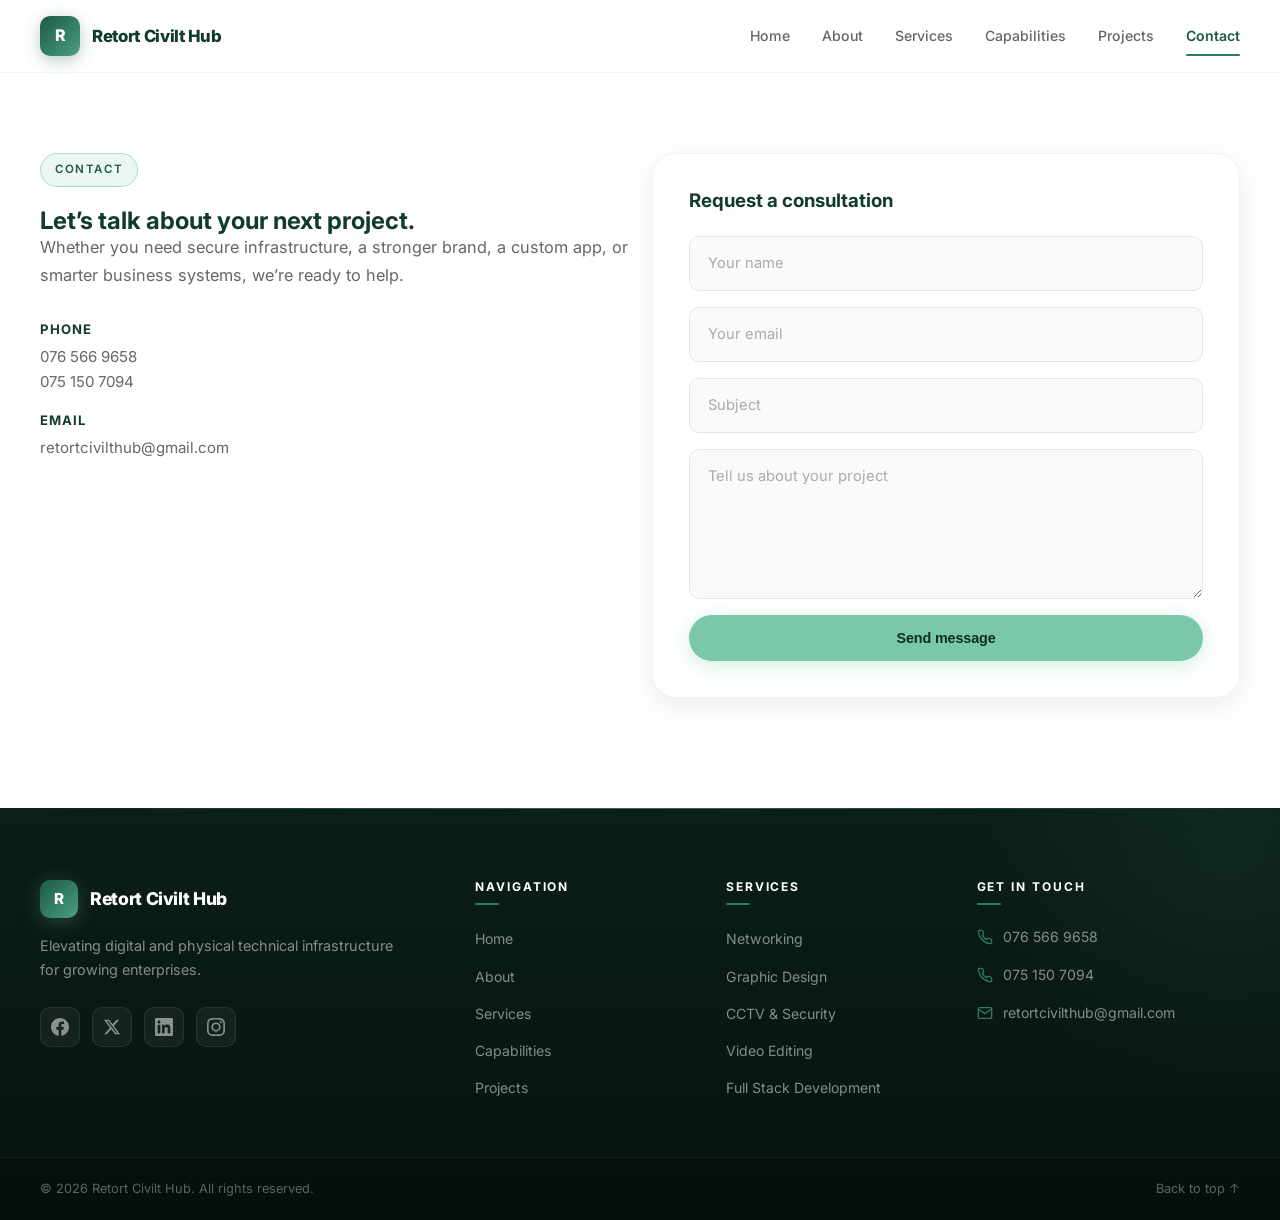
<file: contact.html>
<!DOCTYPE html>
<html lang="en">
  <head>
    <meta charset="UTF-8" />
    <meta name="viewport" content="width=device-width, initial-scale=1.0" />
    <title>Contact | Retort Civilt Hub</title>
    <meta name="description" content="Contact Retort Civilt Hub for consultations on networking, design, security systems, and digital solutions." />
    <link rel="preconnect" href="https://fonts.googleapis.com" />
    <link rel="preconnect" href="https://fonts.gstatic.com" crossorigin />
    <link href="https://fonts.googleapis.com/css2?family=Inter:wght@400;500;600;700;800&display=swap" rel="stylesheet" />
    <link rel="stylesheet" href="styles.css" />
  </head>
  <body>
    <header class="site-header">
      <div class="container header-inner">
        <a href="index.html" class="brand" aria-label="Retort Civilt Hub home">
          <span class="brand-mark">R</span>
          <span>Retort Civilt Hub</span>
        </a>
        <button class="nav-toggle" aria-label="Toggle navigation">&#9776;</button>
        <nav class="nav" aria-label="Main navigation">
          <a href="index.html">Home</a>
          <a href="about.html">About</a>
          <a href="services.html">Services</a>
          <a href="capabilities.html">Capabilities</a>
          <a href="projects.html">Projects</a>
          <a class="active" href="contact.html">Contact</a>
        </nav>
      </div>
    </header>

    <main>
      <section class="section" style="padding-top: 80px;">
        <div class="container contact-grid">
          <div class="reveal">
            <span class="eyebrow" style="background: var(--green-100); border-color: var(--green-200); color: var(--green-700);">Contact</span>
            <h1>Let&rsquo;s talk about your next project.</h1>
            <p style="color: var(--grey-600); font-size: 1.02rem;">Whether you need secure infrastructure, a stronger brand, a custom app, or smarter business systems, we&rsquo;re ready to help.</p>
            <ul class="contact-list" style="margin-top: 28px;">
              <li>
                <div>
                  <strong>Phone</strong>
                  <a href="tel:+256765669658">076 566 9658</a><br />
                  <a href="tel:+256751507094">075 150 7094</a>
                </div>
              </li>
              <li>
                <div>
                  <strong>Email</strong>
                  <a href="mailto:retortcivilthub@gmail.com">retortcivilthub@gmail.com</a>
                </div>
              </li>
            </ul>
          </div>

          <div class="contact-card reveal reveal-delay-2">
            <h3>Request a consultation</h3>
            <form class="form-grid" action="https://formsubmit.co/retortcivilthub@gmail.com" method="POST">
              <input type="hidden" name="_subject" value="New consultation request!" />
              <input type="hidden" name="_autoresponse" value="Dear Client,<br><br>Thank you for reaching out to us. We've received your message and truly appreciate you contacting us.<br><br>A member of our team will review your inquiry and respond as soon as possible, usually within 1-2 business days.<br><br>Your message is important to us, and we're committed to providing you with a helpful and timely response.<br><br>If you have any additional information that might help us assist you better, simply reply to this email.<br><br>Warm regards,<br>Retort Civilt Hub" />
              <input type="hidden" name="_captcha" value="true" />
              <input type="hidden" name="_template" value="table" />
              <input type="hidden" name="_from" value="Retort Civilt Hub <retortcivilthub@gmail.com>" />
              <input type="hidden" name="_replyto" value="{email}" />
              <input type="text" name="name" placeholder="Your name" aria-label="Your name" required />
              <input type="email" name="email" placeholder="Your email" aria-label="Your email" required />
              <input type="text" name="subject" placeholder="Subject" aria-label="Project subject" />
              <textarea name="message" placeholder="Tell us about your project" aria-label="Project details" required></textarea>
              <button class="btn primary" type="submit">Send message</button>
            </form>
          </div>
        </div>
      </section>
    </main>

    <footer class="footer">
      <div class="footer-top">
        <div class="container footer-grid">
          <div class="footer-brand-col">
            <div class="footer-brand">
              <span class="brand-mark">R</span>
              <span>Retort Civilt Hub</span>
            </div>
            <p class="footer-desc">Elevating digital and physical technical infrastructure for growing enterprises.</p>
            <div class="footer-social">
              <a href="#" aria-label="Facebook">
                <svg width="18" height="18" viewBox="0 0 24 24" fill="currentColor"><path d="M24 12.073c0-6.627-5.373-12-12-12s-12 5.373-12 12c0 5.99 4.388 10.954 10.125 11.854v-8.385H7.078v-3.47h3.047V9.43c0-3.007 1.792-4.669 4.533-4.669 1.312 0 2.686.235 2.686.235v2.953H15.83c-1.491 0-1.956.925-1.956 1.874v2.25h3.328l-.532 3.47h-2.796v8.385C19.612 23.027 24 18.062 24 12.073z"/></svg>
              </a>
              <a href="#" aria-label="Twitter">
                <svg width="18" height="18" viewBox="0 0 24 24" fill="currentColor"><path d="M18.244 2.25h3.308l-7.227 8.26 8.502 11.24H16.17l-5.214-6.817L4.99 21.75H1.68l7.73-8.835L1.254 2.25H8.08l4.713 6.231zm-1.161 17.52h1.833L7.084 4.126H5.117z"/></svg>
              </a>
              <a href="#" aria-label="LinkedIn">
                <svg width="18" height="18" viewBox="0 0 24 24" fill="currentColor"><path d="M20.447 20.452h-3.554v-5.569c0-1.328-.027-3.037-1.852-3.037-1.853 0-2.136 1.445-2.136 2.939v5.667H9.351V9h3.414v1.561h.046c.477-.9 1.637-1.85 3.37-1.85 3.601 0 4.267 2.37 4.267 5.455v6.286zM5.337 7.433c-1.144 0-2.063-.926-2.063-2.065 0-1.138.92-2.063 2.063-2.063 1.14 0 2.064.925 2.064 2.063 0 1.139-.925 2.065-2.064 2.065zm1.782 13.019H3.555V9h3.564v11.452zM22.225 0H1.771C.792 0 0 .774 0 1.729v20.542C0 23.227.792 24 1.771 24h20.451C23.2 24 24 23.227 24 22.271V1.729C24 .774 23.2 0 22.222 0h.003z"/></svg>
              </a>
              <a href="#" aria-label="Instagram">
                <svg width="18" height="18" viewBox="0 0 24 24" fill="currentColor"><path d="M12 2.163c3.204 0 3.584.012 4.85.07 3.252.148 4.771 1.691 4.919 4.919.058 1.265.069 1.645.069 4.849 0 3.205-.012 3.584-.069 4.849-.149 3.225-1.664 4.771-4.919 4.919-1.266.058-1.644.07-4.85.07-3.204 0-3.584-.012-4.849-.07-3.26-.149-4.771-1.699-4.919-4.92-.058-1.265-.07-1.644-.07-4.849 0-3.204.013-3.583.07-4.849.149-3.227 1.664-4.771 4.919-4.919 1.266-.057 1.645-.069 4.849-.069zM12 0C8.741 0 8.333.014 7.053.072 2.695.272.273 2.69.073 7.052.014 8.333 0 8.741 0 12c0 3.259.014 3.668.072 4.948.2 4.358 2.618 6.78 6.98 6.98C8.333 23.986 8.741 24 12 24c3.259 0 3.668-.014 4.948-.072 4.354-.2 6.782-2.618 6.979-6.98.059-1.28.073-1.689.073-4.948 0-3.259-.014-3.667-.072-4.947-.196-4.354-2.617-6.78-6.979-6.98C15.668.014 15.259 0 12 0zm0 5.838a6.162 6.162 0 100 12.324 6.162 6.162 0 000-12.324zM12 16a4 4 0 110-8 4 4 0 010 8zm6.406-11.845a1.44 1.44 0 100 2.881 1.44 1.44 0 000-2.881z"/></svg>
              </a>
            </div>
          </div>
          <div class="footer-links-col">
            <h4>Navigation</h4>
            <ul>
              <li><a href="index.html">Home</a></li>
              <li><a href="about.html">About</a></li>
              <li><a href="services.html">Services</a></li>
              <li><a href="capabilities.html">Capabilities</a></li>
              <li><a href="projects.html">Projects</a></li>
            </ul>
          </div>
          <div class="footer-links-col">
            <h4>Services</h4>
            <ul>
              <li><a href="services.html">Networking</a></li>
              <li><a href="services.html">Graphic Design</a></li>
              <li><a href="services.html">CCTV & Security</a></li>
              <li><a href="services.html">Video Editing</a></li>
              <li><a href="services.html">Full Stack Development</a></li>
            </ul>
          </div>
          <div class="footer-contact-col">
            <h4>Get in Touch</h4>
            <ul class="contact-list">
              <li>
                <svg width="16" height="16" viewBox="0 0 24 24" fill="none" stroke="currentColor" stroke-width="2"><path d="M22 16.92v3a2 2 0 01-2.18 2 19.79 19.79 0 01-8.63-3.07 19.5 19.5 0 01-6-6 19.79 19.79 0 01-3.07-8.67A2 2 0 014.11 2h3a2 2 0 012 1.72 12.84 12.84 0 00.7 2.81 2 2 0 01-.45 2.11L8.09 9.91a16 16 0 006 6l1.27-1.27a2 2 0 012.11-.45 12.84 12.84 0 002.81.7A2 2 0 0122 16.92z"/></svg>
                <a href="tel:+256765669658">076 566 9658</a>
              </li>
              <li>
                <svg width="16" height="16" viewBox="0 0 24 24" fill="none" stroke="currentColor" stroke-width="2"><path d="M22 16.92v3a2 2 0 01-2.18 2 19.79 19.79 0 01-8.63-3.07 19.5 19.5 0 01-6-6 19.79 19.79 0 01-3.07-8.67A2 2 0 014.11 2h3a2 2 0 012 1.72 12.84 12.84 0 00.7 2.81 2 2 0 01-.45 2.11L8.09 9.91a16 16 0 006 6l1.27-1.27a2 2 0 012.11-.45 12.84 12.84 0 002.81.7A2 2 0 0122 16.92z"/></svg>
                <a href="tel:+256751507094">075 150 7094</a>
              </li>
              <li>
                <svg width="16" height="16" viewBox="0 0 24 24" fill="none" stroke="currentColor" stroke-width="2"><path d="M4 4h16c1.1 0 2 .9 2 2v12c0 1.1-.9 2-2 2H4c-1.1 0-2-.9-2-2V6c0-1.1.9-2 2-2z"/><polyline points="22,6 12,13 2,6"/></svg>
                <a href="mailto:retortcivilthub@gmail.com">retortcivilthub@gmail.com</a>
              </li>
            </ul>
          </div>
        </div>
      </div>
      <div class="footer-bottom">
        <div class="container footer-bottom-inner">
          <span>&copy; <span id="year"></span> Retort Civilt Hub. All rights reserved.</span>
          <a href="#">Back to top &uarr;</a>
        </div>
      </div>
    </footer>

    <script src="script.js"></script>
  </body>
</html>
</file>
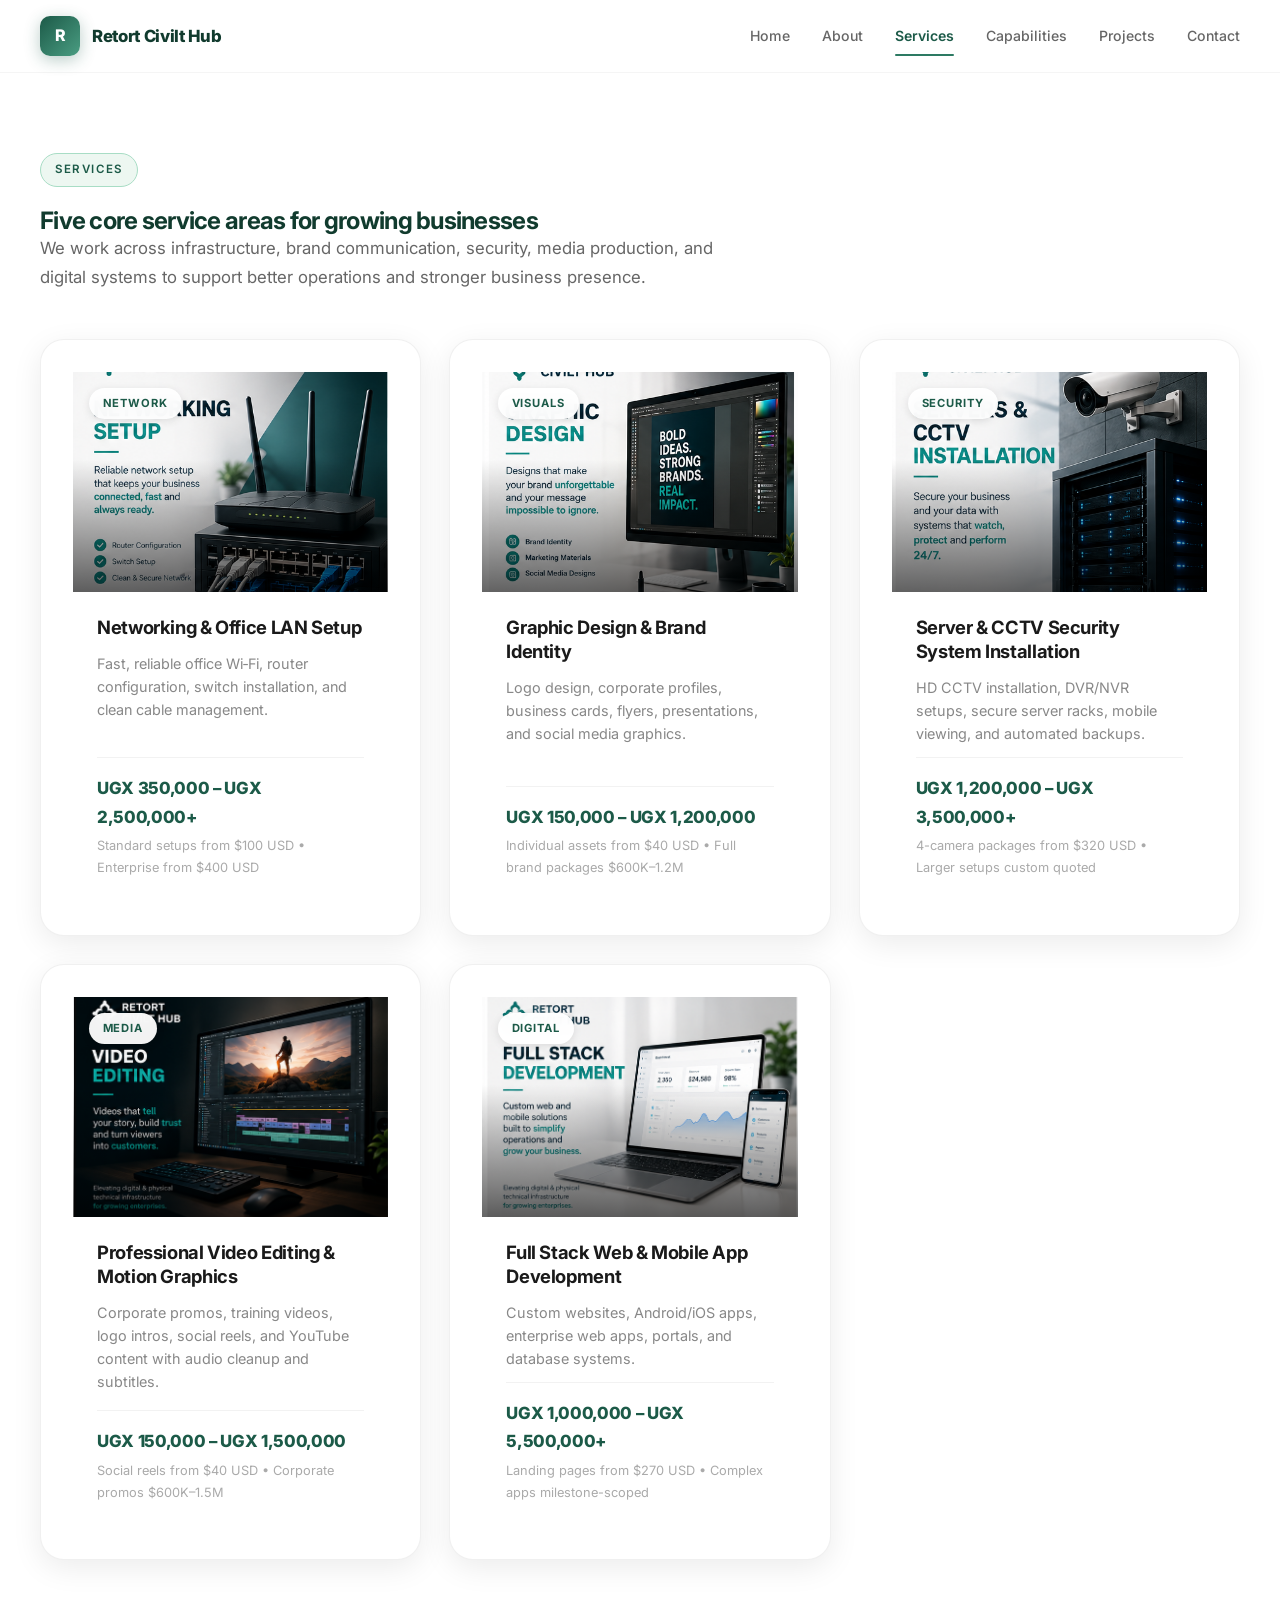
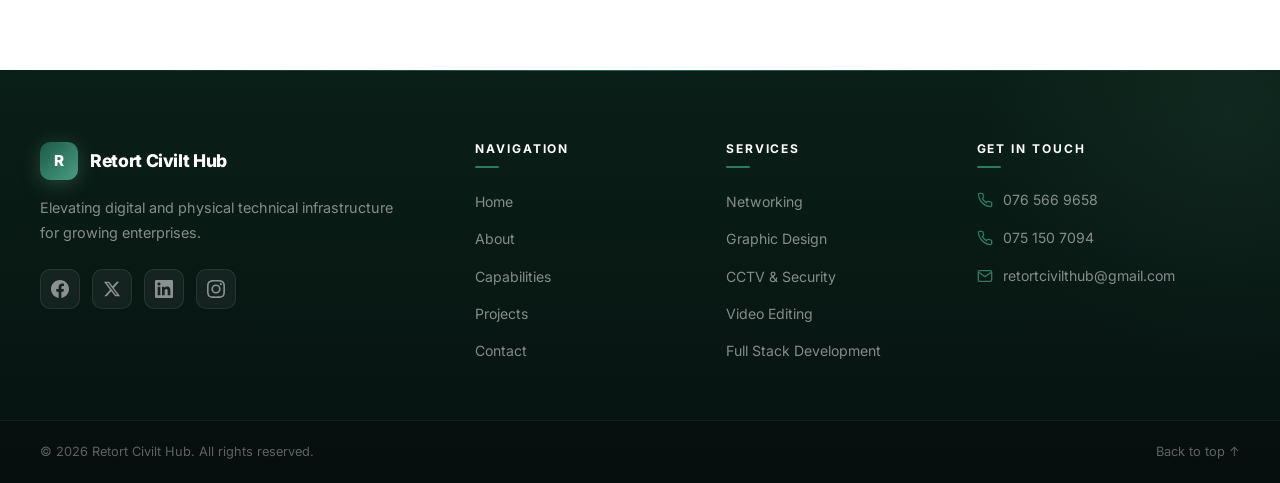
<file: services.html>
<!DOCTYPE html>
<html lang="en">
  <head>
    <meta charset="UTF-8" />
    <meta name="viewport" content="width=device-width, initial-scale=1.0" />
    <title>Services | Retort Civilt Hub</title>
    <meta name="description" content="Browse Retort Civilt Hub services including networking, graphic design, CCTV, video editing, and full-stack development." />
    <link rel="preconnect" href="https://fonts.googleapis.com" />
    <link rel="preconnect" href="https://fonts.gstatic.com" crossorigin />
    <link href="https://fonts.googleapis.com/css2?family=Inter:wght@400;500;600;700;800&display=swap" rel="stylesheet" />
    <link rel="stylesheet" href="styles.css" />
  </head>
  <body>
    <header class="site-header">
      <div class="container header-inner">
        <a href="index.html" class="brand" aria-label="Retort Civilt Hub home">
          <span class="brand-mark">R</span>
          <span>Retort Civilt Hub</span>
        </a>
        <button class="nav-toggle" aria-label="Toggle navigation">&#9776;</button>
        <nav class="nav" aria-label="Main navigation">
          <a href="index.html">Home</a>
          <a href="about.html">About</a>
          <a class="active" href="services.html">Services</a>
          <a href="capabilities.html">Capabilities</a>
          <a href="projects.html">Projects</a>
          <a href="contact.html">Contact</a>
        </nav>
      </div>
    </header>

    <main>
      <section class="section" style="padding-top: 80px;">
        <div class="container">
          <div class="section-head reveal">
            <span class="eyebrow" style="background: var(--green-100); border-color: var(--green-200); color: var(--green-700);">Services</span>
            <h1>Five core service areas for growing businesses</h1>
            <p>We work across infrastructure, brand communication, security, media production, and digital systems to support better operations and stronger business presence.</p>
          </div>
          <div class="service-grid" style="gap: 28px;">

            <article class="service-card reveal reveal-delay-1">
              <div class="service-card-img placeholder network">
                <div class="service-overlay"></div>
                <span class="badge">Network</span>
              </div>
              <div class="service-card-body">
                <h3>Networking &amp; Office LAN Setup</h3>
                <p>Fast, reliable office Wi&#8209;Fi, router configuration, switch installation, and clean cable management.</p>
                <div class="service-pricing">
                  <div class="price">UGX 350,000 &ndash; UGX 2,500,000+</div>
                  <span class="price-note">Standard setups from $100 USD &bull; Enterprise from $400 USD</span>
                </div>
              </div>
            </article>

            <article class="service-card reveal reveal-delay-2">
              <div class="service-card-img placeholder graphics">
                <div class="service-overlay"></div>
                <span class="badge">Visuals</span>
              </div>
              <div class="service-card-body">
                <h3>Graphic Design &amp; Brand Identity</h3>
                <p>Logo design, corporate profiles, business cards, flyers, presentations, and social media graphics.</p>
                <div class="service-pricing">
                  <div class="price">UGX 150,000 &ndash; UGX 1,200,000</div>
                  <span class="price-note">Individual assets from $40 USD &bull; Full brand packages $600K&ndash;1.2M</span>
                </div>
              </div>
            </article>

            <article class="service-card reveal reveal-delay-3">
              <div class="service-card-img placeholder security">
                <div class="service-overlay"></div>
                <span class="badge">Security</span>
              </div>
              <div class="service-card-body">
                <h3>Server &amp; CCTV Security System Installation</h3>
                <p>HD CCTV installation, DVR/NVR setups, secure server racks, mobile viewing, and automated backups.</p>
                <div class="service-pricing">
                  <div class="price">UGX 1,200,000 &ndash; UGX 3,500,000+</div>
                  <span class="price-note">4-camera packages from $320 USD &bull; Larger setups custom quoted</span>
                </div>
              </div>
            </article>

            <article class="service-card reveal reveal-delay-4">
              <div class="service-card-img placeholder video">
                <div class="service-overlay"></div>
                <span class="badge">Media</span>
              </div>
              <div class="service-card-body">
                <h3>Professional Video Editing &amp; Motion Graphics</h3>
                <p>Corporate promos, training videos, logo intros, social reels, and YouTube content with audio cleanup and subtitles.</p>
                <div class="service-pricing">
                  <div class="price">UGX 150,000 &ndash; UGX 1,500,000</div>
                  <span class="price-note">Social reels from $40 USD &bull; Corporate promos $600K&ndash;1.5M</span>
                </div>
              </div>
            </article>

            <article class="service-card reveal reveal-delay-5">
              <div class="service-card-img placeholder dev">
                <div class="service-overlay"></div>
                <span class="badge">Digital</span>
              </div>
              <div class="service-card-body">
                <h3>Full Stack Web &amp; Mobile App Development</h3>
                <p>Custom websites, Android/iOS apps, enterprise web apps, portals, and database systems.</p>
                <div class="service-pricing">
                  <div class="price">UGX 1,000,000 &ndash; UGX 5,500,000+</div>
                  <span class="price-note">Landing pages from $270 USD &bull; Complex apps milestone-scoped</span>
                </div>
              </div>
            </article>

          </div>
        </div>
      </section>
    </main>

    <footer class="footer">
      <div class="footer-top">
        <div class="container footer-grid">
          <div class="footer-brand-col">
            <div class="footer-brand">
              <span class="brand-mark">R</span>
              <span>Retort Civilt Hub</span>
            </div>
            <p class="footer-desc">Elevating digital and physical technical infrastructure for growing enterprises.</p>
            <div class="footer-social">
              <a href="#" aria-label="Facebook">
                <svg width="18" height="18" viewBox="0 0 24 24" fill="currentColor"><path d="M24 12.073c0-6.627-5.373-12-12-12s-12 5.373-12 12c0 5.99 4.388 10.954 10.125 11.854v-8.385H7.078v-3.47h3.047V9.43c0-3.007 1.792-4.669 4.533-4.669 1.312 0 2.686.235 2.686.235v2.953H15.83c-1.491 0-1.956.925-1.956 1.874v2.25h3.328l-.532 3.47h-2.796v8.385C19.612 23.027 24 18.062 24 12.073z"/></svg>
              </a>
              <a href="#" aria-label="Twitter">
                <svg width="18" height="18" viewBox="0 0 24 24" fill="currentColor"><path d="M18.244 2.25h3.308l-7.227 8.26 8.502 11.24H16.17l-5.214-6.817L4.99 21.75H1.68l7.73-8.835L1.254 2.25H8.08l4.713 6.231zm-1.161 17.52h1.833L7.084 4.126H5.117z"/></svg>
              </a>
              <a href="#" aria-label="LinkedIn">
                <svg width="18" height="18" viewBox="0 0 24 24" fill="currentColor"><path d="M20.447 20.452h-3.554v-5.569c0-1.328-.027-3.037-1.852-3.037-1.853 0-2.136 1.445-2.136 2.939v5.667H9.351V9h3.414v1.561h.046c.477-.9 1.637-1.85 3.37-1.85 3.601 0 4.267 2.37 4.267 5.455v6.286zM5.337 7.433c-1.144 0-2.063-.926-2.063-2.065 0-1.138.92-2.063 2.063-2.063 1.14 0 2.064.925 2.064 2.063 0 1.139-.925 2.065-2.064 2.065zm1.782 13.019H3.555V9h3.564v11.452zM22.225 0H1.771C.792 0 0 .774 0 1.729v20.542C0 23.227.792 24 1.771 24h20.451C23.2 24 24 23.227 24 22.271V1.729C24 .774 23.2 0 22.222 0h.003z"/></svg>
              </a>
              <a href="#" aria-label="Instagram">
                <svg width="18" height="18" viewBox="0 0 24 24" fill="currentColor"><path d="M12 2.163c3.204 0 3.584.012 4.85.07 3.252.148 4.771 1.691 4.919 4.919.058 1.265.069 1.645.069 4.849 0 3.205-.012 3.584-.069 4.849-.149 3.225-1.664 4.771-4.919 4.919-1.266.058-1.644.07-4.85.07-3.204 0-3.584-.012-4.849-.07-3.26-.149-4.771-1.699-4.919-4.92-.058-1.265-.07-1.644-.07-4.849 0-3.204.013-3.583.07-4.849.149-3.227 1.664-4.771 4.919-4.919 1.266-.057 1.645-.069 4.849-.069zM12 0C8.741 0 8.333.014 7.053.072 2.695.272.273 2.69.073 7.052.014 8.333 0 8.741 0 12c0 3.259.014 3.668.072 4.948.2 4.358 2.618 6.78 6.98 6.98C8.333 23.986 8.741 24 12 24c3.259 0 3.668-.014 4.948-.072 4.354-.2 6.782-2.618 6.979-6.98.059-1.28.073-1.689.073-4.948 0-3.259-.014-3.667-.072-4.947-.196-4.354-2.617-6.78-6.979-6.98C15.668.014 15.259 0 12 0zm0 5.838a6.162 6.162 0 100 12.324 6.162 6.162 0 000-12.324zM12 16a4 4 0 110-8 4 4 0 010 8zm6.406-11.845a1.44 1.44 0 100 2.881 1.44 1.44 0 000-2.881z"/></svg>
              </a>
            </div>
          </div>
          <div class="footer-links-col">
            <h4>Navigation</h4>
            <ul>
              <li><a href="index.html">Home</a></li>
              <li><a href="about.html">About</a></li>
              <li><a href="capabilities.html">Capabilities</a></li>
              <li><a href="projects.html">Projects</a></li>
              <li><a href="contact.html">Contact</a></li>
            </ul>
          </div>
          <div class="footer-links-col">
            <h4>Services</h4>
            <ul>
              <li><a href="services.html">Networking</a></li>
              <li><a href="services.html">Graphic Design</a></li>
              <li><a href="services.html">CCTV & Security</a></li>
              <li><a href="services.html">Video Editing</a></li>
              <li><a href="services.html">Full Stack Development</a></li>
            </ul>
          </div>
          <div class="footer-contact-col">
            <h4>Get in Touch</h4>
            <ul class="contact-list">
              <li>
                <svg width="16" height="16" viewBox="0 0 24 24" fill="none" stroke="currentColor" stroke-width="2"><path d="M22 16.92v3a2 2 0 01-2.18 2 19.79 19.79 0 01-8.63-3.07 19.5 19.5 0 01-6-6 19.79 19.79 0 01-3.07-8.67A2 2 0 014.11 2h3a2 2 0 012 1.72 12.84 12.84 0 00.7 2.81 2 2 0 01-.45 2.11L8.09 9.91a16 16 0 006 6l1.27-1.27a2 2 0 012.11-.45 12.84 12.84 0 002.81.7A2 2 0 0122 16.92z"/></svg>
                <a href="tel:+256765669658">076 566 9658</a>
              </li>
              <li>
                <svg width="16" height="16" viewBox="0 0 24 24" fill="none" stroke="currentColor" stroke-width="2"><path d="M22 16.92v3a2 2 0 01-2.18 2 19.79 19.79 0 01-8.63-3.07 19.5 19.5 0 01-6-6 19.79 19.79 0 01-3.07-8.67A2 2 0 014.11 2h3a2 2 0 012 1.72 12.84 12.84 0 00.7 2.81 2 2 0 01-.45 2.11L8.09 9.91a16 16 0 006 6l1.27-1.27a2 2 0 012.11-.45 12.84 12.84 0 002.81.7A2 2 0 0122 16.92z"/></svg>
                <a href="tel:+256751507094">075 150 7094</a>
              </li>
              <li>
                <svg width="16" height="16" viewBox="0 0 24 24" fill="none" stroke="currentColor" stroke-width="2"><path d="M4 4h16c1.1 0 2 .9 2 2v12c0 1.1-.9 2-2 2H4c-1.1 0-2-.9-2-2V6c0-1.1.9-2 2-2z"/><polyline points="22,6 12,13 2,6"/></svg>
                <a href="mailto:retortcivilthub@gmail.com">retortcivilthub@gmail.com</a>
              </li>
            </ul>
          </div>
        </div>
      </div>
      <div class="footer-bottom">
        <div class="container footer-bottom-inner">
          <span>&copy; <span id="year"></span> Retort Civilt Hub. All rights reserved.</span>
          <a href="#">Back to top &uarr;</a>
        </div>
      </div>
    </footer>

    <script src="script.js"></script>
  </body>
</html>
</file>
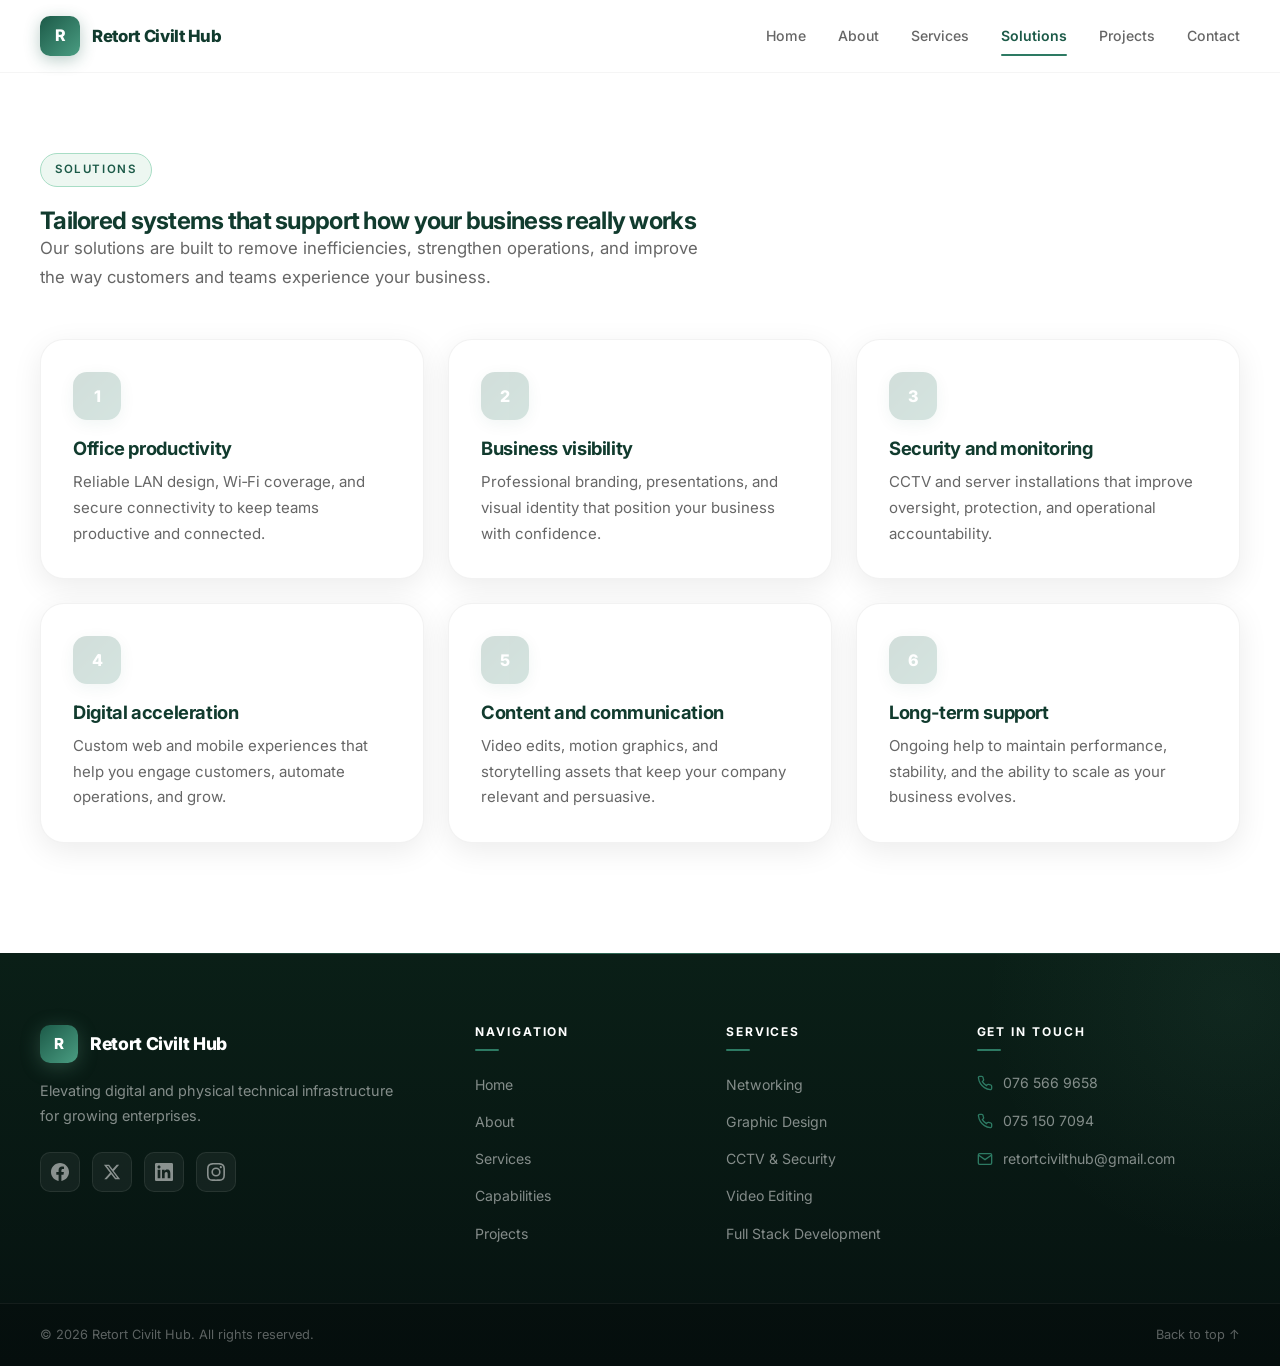
<file: solutions.html>
<!DOCTYPE html>
<html lang="en">
  <head>
    <meta charset="UTF-8" />
    <meta name="viewport" content="width=device-width, initial-scale=1.0" />
    <title>Solutions | Retort Civilt Hub</title>
    <meta name="description" content="Explore tailored business solutions in networking, security, digital branding, app development, and media production." />
    <link rel="preconnect" href="https://fonts.googleapis.com" />
    <link rel="preconnect" href="https://fonts.gstatic.com" crossorigin />
    <link href="https://fonts.googleapis.com/css2?family=Inter:wght@400;500;600;700;800&display=swap" rel="stylesheet" />
    <link rel="stylesheet" href="styles.css" />
  </head>
  <body>
    <header class="site-header">
      <div class="container header-inner">
        <a href="index.html" class="brand" aria-label="Retort Civilt Hub home">
          <span class="brand-mark">R</span>
          <span>Retort Civilt Hub</span>
        </a>
        <button class="nav-toggle" aria-label="Toggle navigation">&#9776;</button>
        <nav class="nav" aria-label="Main navigation">
          <a href="index.html">Home</a>
          <a href="about.html">About</a>
          <a href="services.html">Services</a>
          <a class="active" href="solutions.html">Solutions</a>
          <a href="projects.html">Projects</a>
          <a href="contact.html">Contact</a>
        </nav>
      </div>
    </header>

    <main>
      <section class="section" style="padding-top: 80px;">
        <div class="container">
          <div class="section-head reveal">
            <span class="eyebrow" style="background: var(--green-100); border-color: var(--green-200); color: var(--green-700);">Solutions</span>
            <h1>Tailored systems that support how your business really works</h1>
            <p>Our solutions are built to remove inefficiencies, strengthen operations, and improve the way customers and teams experience your business.</p>
          </div>
          <div class="steps-grid">
            <article class="process-card reveal reveal-delay-1">
              <div class="step-number">1</div>
              <h3>Office productivity</h3>
              <p>Reliable LAN design, Wi&#8209;Fi coverage, and secure connectivity to keep teams productive and connected.</p>
            </article>
            <article class="process-card reveal reveal-delay-2">
              <div class="step-number">2</div>
              <h3>Business visibility</h3>
              <p>Professional branding, presentations, and visual identity that position your business with confidence.</p>
            </article>
            <article class="process-card reveal reveal-delay-3">
              <div class="step-number">3</div>
              <h3>Security and monitoring</h3>
              <p>CCTV and server installations that improve oversight, protection, and operational accountability.</p>
            </article>
            <article class="process-card reveal reveal-delay-4">
              <div class="step-number">4</div>
              <h3>Digital acceleration</h3>
              <p>Custom web and mobile experiences that help you engage customers, automate operations, and grow.</p>
            </article>
            <article class="process-card reveal reveal-delay-5">
              <div class="step-number">5</div>
              <h3>Content and communication</h3>
              <p>Video edits, motion graphics, and storytelling assets that keep your company relevant and persuasive.</p>
            </article>
            <article class="process-card reveal">
              <div class="step-number">6</div>
              <h3>Long-term support</h3>
              <p>Ongoing help to maintain performance, stability, and the ability to scale as your business evolves.</p>
            </article>
          </div>
        </div>
      </section>
    </main>

    <footer class="footer">
      <div class="footer-top">
        <div class="container footer-grid">
          <div class="footer-brand-col">
            <div class="footer-brand">
              <span class="brand-mark">R</span>
              <span>Retort Civilt Hub</span>
            </div>
            <p class="footer-desc">Elevating digital and physical technical infrastructure for growing enterprises.</p>
            <div class="footer-social">
              <a href="#" aria-label="Facebook">
                <svg width="18" height="18" viewBox="0 0 24 24" fill="currentColor"><path d="M24 12.073c0-6.627-5.373-12-12-12s-12 5.373-12 12c0 5.99 4.388 10.954 10.125 11.854v-8.385H7.078v-3.47h3.047V9.43c0-3.007 1.792-4.669 4.533-4.669 1.312 0 2.686.235 2.686.235v2.953H15.83c-1.491 0-1.956.925-1.956 1.874v2.25h3.328l-.532 3.47h-2.796v8.385C19.612 23.027 24 18.062 24 12.073z"/></svg>
              </a>
              <a href="#" aria-label="Twitter">
                <svg width="18" height="18" viewBox="0 0 24 24" fill="currentColor"><path d="M18.244 2.25h3.308l-7.227 8.26 8.502 11.24H16.17l-5.214-6.817L4.99 21.75H1.68l7.73-8.835L1.254 2.25H8.08l4.713 6.231zm-1.161 17.52h1.833L7.084 4.126H5.117z"/></svg>
              </a>
              <a href="#" aria-label="LinkedIn">
                <svg width="18" height="18" viewBox="0 0 24 24" fill="currentColor"><path d="M20.447 20.452h-3.554v-5.569c0-1.328-.027-3.037-1.852-3.037-1.853 0-2.136 1.445-2.136 2.939v5.667H9.351V9h3.414v1.561h.046c.477-.9 1.637-1.85 3.37-1.85 3.601 0 4.267 2.37 4.267 5.455v6.286zM5.337 7.433c-1.144 0-2.063-.926-2.063-2.065 0-1.138.92-2.063 2.063-2.063 1.14 0 2.064.925 2.064 2.063 0 1.139-.925 2.065-2.064 2.065zm1.782 13.019H3.555V9h3.564v11.452zM22.225 0H1.771C.792 0 0 .774 0 1.729v20.542C0 23.227.792 24 1.771 24h20.451C23.2 24 24 23.227 24 22.271V1.729C24 .774 23.2 0 22.222 0h.003z"/></svg>
              </a>
              <a href="#" aria-label="Instagram">
                <svg width="18" height="18" viewBox="0 0 24 24" fill="currentColor"><path d="M12 2.163c3.204 0 3.584.012 4.85.07 3.252.148 4.771 1.691 4.919 4.919.058 1.265.069 1.645.069 4.849 0 3.205-.012 3.584-.069 4.849-.149 3.225-1.664 4.771-4.919 4.919-1.266.058-1.644.07-4.85.07-3.204 0-3.584-.012-4.849-.07-3.26-.149-4.771-1.699-4.919-4.92-.058-1.265-.07-1.644-.07-4.849 0-3.204.013-3.583.07-4.849.149-3.227 1.664-4.771 4.919-4.919 1.266-.057 1.645-.069 4.849-.069zM12 0C8.741 0 8.333.014 7.053.072 2.695.272.273 2.69.073 7.052.014 8.333 0 8.741 0 12c0 3.259.014 3.668.072 4.948.2 4.358 2.618 6.78 6.98 6.98C8.333 23.986 8.741 24 12 24c3.259 0 3.668-.014 4.948-.072 4.354-.2 6.782-2.618 6.979-6.98.059-1.28.073-1.689.073-4.948 0-3.259-.014-3.667-.072-4.947-.196-4.354-2.617-6.78-6.979-6.98C15.668.014 15.259 0 12 0zm0 5.838a6.162 6.162 0 100 12.324 6.162 6.162 0 000-12.324zM12 16a4 4 0 110-8 4 4 0 010 8zm6.406-11.845a1.44 1.44 0 100 2.881 1.44 1.44 0 000-2.881z"/></svg>
              </a>
            </div>
          </div>
          <div class="footer-links-col">
            <h4>Navigation</h4>
            <ul>
              <li><a href="index.html">Home</a></li>
              <li><a href="about.html">About</a></li>
              <li><a href="services.html">Services</a></li>
              <li><a href="capabilities.html">Capabilities</a></li>
              <li><a href="projects.html">Projects</a></li>
            </ul>
          </div>
          <div class="footer-links-col">
            <h4>Services</h4>
            <ul>
              <li><a href="services.html">Networking</a></li>
              <li><a href="services.html">Graphic Design</a></li>
              <li><a href="services.html">CCTV & Security</a></li>
              <li><a href="services.html">Video Editing</a></li>
              <li><a href="services.html">Full Stack Development</a></li>
            </ul>
          </div>
          <div class="footer-contact-col">
            <h4>Get in Touch</h4>
            <ul class="contact-list">
              <li>
                <svg width="16" height="16" viewBox="0 0 24 24" fill="none" stroke="currentColor" stroke-width="2"><path d="M22 16.92v3a2 2 0 01-2.18 2 19.79 19.79 0 01-8.63-3.07 19.5 19.5 0 01-6-6 19.79 19.79 0 01-3.07-8.67A2 2 0 014.11 2h3a2 2 0 012 1.72 12.84 12.84 0 00.7 2.81 2 2 0 01-.45 2.11L8.09 9.91a16 16 0 006 6l1.27-1.27a2 2 0 012.11-.45 12.84 12.84 0 002.81.7A2 2 0 0122 16.92z"/></svg>
                <a href="tel:+256765669658">076 566 9658</a>
              </li>
              <li>
                <svg width="16" height="16" viewBox="0 0 24 24" fill="none" stroke="currentColor" stroke-width="2"><path d="M22 16.92v3a2 2 0 01-2.18 2 19.79 19.79 0 01-8.63-3.07 19.5 19.5 0 01-6-6 19.79 19.79 0 01-3.07-8.67A2 2 0 014.11 2h3a2 2 0 012 1.72 12.84 12.84 0 00.7 2.81 2 2 0 01-.45 2.11L8.09 9.91a16 16 0 006 6l1.27-1.27a2 2 0 012.11-.45 12.84 12.84 0 002.81.7A2 2 0 0122 16.92z"/></svg>
                <a href="tel:+256751507094">075 150 7094</a>
              </li>
              <li>
                <svg width="16" height="16" viewBox="0 0 24 24" fill="none" stroke="currentColor" stroke-width="2"><path d="M4 4h16c1.1 0 2 .9 2 2v12c0 1.1-.9 2-2 2H4c-1.1 0-2-.9-2-2V6c0-1.1.9-2 2-2z"/><polyline points="22,6 12,13 2,6"/></svg>
                <a href="mailto:retortcivilthub@gmail.com">retortcivilthub@gmail.com</a>
              </li>
            </ul>
          </div>
        </div>
      </div>
      <div class="footer-bottom">
        <div class="container footer-bottom-inner">
          <span>&copy; <span id="year"></span> Retort Civilt Hub. All rights reserved.</span>
          <a href="#">Back to top &uarr;</a>
        </div>
      </div>
    </footer>

    <script src="script.js"></script>
  </body>
</html>
</file>
<file: styles.css>
/* ============================================================
   RETORT CIVILIT GROUP — Stylesheet
   Color system: green · light green · grey · black · white
   ============================================================ */

/* --- Custom Properties --- */
:root {
  --green-950: #0a2e22;
  --green-900: #113b2e;
  --green-800: #174a3a;
  --green-700: #1c5a48;
  --green-600: #246e57;
  --green-500: #2d7a63;
  --green-400: #4a9d82;
  --green-300: #7bc8a9;
  --green-200: #a8ddc5;
  --green-100: #edf7f1;
  --green-50:  #f6fbf8;

  --grey-950: #111111;
  --grey-900: #1a1a1a;
  --grey-850: #222222;
  --grey-800: #2d2d2d;
  --grey-700: #474747;
  --grey-600: #666666;
  --grey-500: #888888;
  --grey-400: #aaaaaa;
  --grey-300: #cccccc;
  --grey-200: #e5e5e5;
  --grey-100: #f2f2f2;
  --grey-50:  #fafafa;

  --white: #ffffff;
  --black: #000000;

  --shadow-sm: 0 2px 8px rgba(0,0,0,0.06);
  --shadow-md: 0 8px 30px rgba(0,0,0,0.08);
  --shadow-lg: 0 20px 60px rgba(0,0,0,0.10);
  --shadow-xl: 0 32px 80px rgba(0,0,0,0.14);

  --radius-sm: 10px;
  --radius-md: 16px;
  --radius-lg: 24px;
  --radius-xl: 32px;

  --transition: 0.3s cubic-bezier(0.4, 0, 0.2, 1);
  --transition-slow: 0.5s cubic-bezier(0.4, 0, 0.2, 1);
}

/* --- Reset & Base --- */
*, *::before, *::after { box-sizing: border-box; margin: 0; padding: 0; }

html {
  scroll-behavior: smooth;
  -webkit-font-smoothing: antialiased;
  -moz-osx-font-smoothing: grayscale;
}

body {
  font-family: 'Inter', -apple-system, BlinkMacSystemFont, 'Segoe UI', Roboto, sans-serif;
  background: var(--white);
  color: var(--grey-800);
  line-height: 1.7;
  overflow-x: hidden;
}

a { color: inherit; text-decoration: none; }
img { max-width: 100%; display: block; }
ul { list-style: none; }
h1, h2, h3, h4, h5 { line-height: 1.15; color: var(--green-900); font-weight: 700; }

.container {
  width: min(1200px, calc(100% - 40px));
  margin: 0 auto;
}

/* ============================================================
   HEADER
   ============================================================ */
.site-header {
  position: sticky;
  top: 0;
  z-index: 100;
  background: rgba(255,255,255,0.92);
  backdrop-filter: blur(20px) saturate(180%);
  -webkit-backdrop-filter: blur(20px) saturate(180%);
  border-bottom: 1px solid rgba(0,0,0,0.04);
  transition: var(--transition);
}

.header-inner {
  display: flex;
  align-items: center;
  justify-content: space-between;
  min-height: 72px;
  gap: 20px;
}

.brand {
  display: inline-flex;
  align-items: center;
  gap: 12px;
  font-weight: 800;
  color: var(--green-900);
  letter-spacing: -0.02em;
  font-size: 1.05rem;
}

.brand-mark {
  width: 40px;
  height: 40px;
  display: grid;
  place-items: center;
  background: linear-gradient(135deg, var(--green-700), var(--green-400));
  color: var(--white);
  border-radius: var(--radius-sm);
  font-size: 1rem;
  font-weight: 800;
  box-shadow: 0 4px 16px rgba(28,90,72,0.3);
  transition: var(--transition);
}

.brand:hover .brand-mark {
  transform: rotate(-4deg) scale(1.05);
  box-shadow: 0 6px 24px rgba(28,90,72,0.4);
}

.nav {
  display: flex;
  align-items: center;
  gap: clamp(8px, 2.5vw, 32px);
  font-size: 0.88rem;
  font-weight: 500;
  color: var(--grey-600);
}

.nav a {
  position: relative;
  padding: 6px 0;
  transition: var(--transition);
  color: var(--grey-600);
}

.nav a::after {
  content: "";
  position: absolute;
  left: 0;
  bottom: -2px;
  width: 100%;
  height: 2px;
  background: var(--green-500);
  transform: scaleX(0);
  transform-origin: right;
  transition: transform 0.35s cubic-bezier(0.4, 0, 0.2, 1);
  border-radius: 2px;
}

.nav a:hover { color: var(--green-700); }
.nav a:hover::after,
.nav a.active::after { transform: scaleX(1); transform-origin: left; }
.nav a.active { color: var(--green-700); font-weight: 600; }

.nav-toggle {
  display: none;
  background: var(--white);
  border: 1px solid var(--grey-200);
  border-radius: var(--radius-sm);
  padding: 10px 12px;
  cursor: pointer;
  font-size: 1.2rem;
  color: var(--green-900);
  transition: var(--transition);
  box-shadow: var(--shadow-sm);
}

.nav-toggle:hover { background: var(--green-50); border-color: var(--green-200); }

/* ============================================================
   HERO
   ============================================================ */
.hero {
  position: relative;
  background: #0a1f16;
  color: #d4f0e3;
  padding: 100px 0 110px;
  overflow: hidden;
}

.hero::before {
  content: "";
  position: absolute;
  inset: 0;
  z-index: 0;
  background: url('https://images.unsplash.com/photo-1522202176988-66273c2fd55f?auto=format&fit=crop&w=1600&q=80') center/cover no-repeat;
  opacity: 0.06;
  pointer-events: none;
}

.hero-grid {
  position: relative;
  z-index: 2;
  display: grid;
  grid-template-columns: 1.2fr 0.8fr;
  align-items: center;
  gap: 48px;
}

.eyebrow {
  display: inline-block;
  padding: 6px 14px;
  background: rgba(123,200,169,0.15);
  border: 1px solid rgba(123,200,169,0.3);
  border-radius: 999px;
  font-size: 0.72rem;
  font-weight: 600;
  letter-spacing: 0.14em;
  text-transform: uppercase;
  margin-bottom: 20px;
  color: #a8ddc5;
}

.hero h1 {
  font-size: clamp(2.2rem, 4vw, 3.6rem);
  color: #d4f0e3;
  margin-bottom: 18px;
  font-weight: 700;
}

.lead {
  font-size: 1.05rem;
  color: #b8e4d2;
  max-width: 54ch;
  line-height: 1.7;
}

.hero-actions {
  display: flex;
  flex-wrap: wrap;
  gap: 14px;
  margin-top: 32px;
}

/* Hero Panel */
.hero-panel {
  background: rgba(10, 46, 34, 0.8);
  border: 1px solid rgba(123,200,169,0.2);
  border-radius: var(--radius-lg);
  padding: 32px;
  color: #ffffff;
}

.hero-panel h3 {
  color: #1a1a1a;
  font-size: 1.1rem;
  font-weight: 800;
  margin-bottom: 20px;
}

.hero-panel ul {
  display: grid;
  gap: 14px;
}

.hero-panel li {
  display: flex;
  align-items: center;
  gap: 12px;
  color: #2d2d2d;
  font-size: 0.95rem;
}

.check {
  width: 24px;
  height: 24px;
  display: inline-grid;
  place-items: center;
  background: rgba(123,200,169,0.2);
  border: 1px solid rgba(123,200,169,0.4);
  border-radius: 50%;
  font-size: 0.7rem;
  flex-shrink: 0;
  color: #a8ddc5;
}

/* ============================================================
   BUTTONS
   ============================================================ */
.btn {
  display: inline-flex;
  align-items: center;
  justify-content: center;
  border-radius: 999px;
  padding: 14px 28px;
  font-weight: 700;
  font-size: 0.9rem;
  border: 1.5px solid transparent;
  cursor: pointer;
  transition: var(--transition);
  letter-spacing: -0.01em;
}

.btn:hover { transform: translateY(-2px); }
.btn:active { transform: translateY(0); }

.btn.primary {
  background: var(--green-300);
  color: var(--green-950);
  box-shadow: 0 4px 20px rgba(123,200,169,0.35);
}

.btn.primary:hover {
  background: var(--green-200);
  box-shadow: 0 8px 30px rgba(123,200,169,0.45);
}

.btn.secondary {
  background: transparent;
  border-color: rgba(123,200,169,0.5);
  color: #d4f0e3;
}

.btn.secondary:hover {
  background: rgba(123,200,169,0.12);
  border-color: rgba(123,200,169,0.7);
}

.btn.light {
  background: var(--green-100);
  color: var(--green-800);
  border-color: var(--green-200);
}

.btn.light:hover {
  background: var(--green-200);
}

/* ============================================================
   SECTIONS
   ============================================================ */
.section {
  padding: 110px 0;
}

.section-alt {
  background: linear-gradient(180deg, var(--green-50) 0%, var(--white) 100%);
}

.section-head {
  max-width: 680px;
  margin-bottom: 48px;
}

.section-head h1,
.section-head h2 {
  letter-spacing: -0.03em;
}

.section-head p {
  color: var(--grey-600);
  margin: 0;
  font-size: 1.05rem;
}

/* ============================================================
   GRIDS
   ============================================================ */
.hero-grid,
.two-col,
.footer-grid,
.info-grid,
.metric-grid,
.value-grid,
.contact-grid,
.card-grid,
.service-grid,
.steps-grid,
.portfolio-grid,
.service-showcase {
  display: grid;
  gap: 24px;
}

.metric-grid,
.value-grid,
.card-grid,
.service-grid,
.steps-grid,
.portfolio-grid {
  grid-template-columns: repeat(3, minmax(0, 1fr));
}

.service-showcase {
  grid-template-columns: repeat(12, minmax(0, 1fr));
  gap: 20px;
}

.info-grid,
.contact-grid,
.two-col {
  grid-template-columns: repeat(2, minmax(0, 1fr));
  align-items: center;
}

/* ============================================================
   SERVICE TILES — showcase of design craft
   ============================================================ */
.service-tile {
  position: relative;
  min-height: 480px;
  grid-column: span 4;
  border-radius: var(--radius-md);
  overflow: hidden;
  background-size: cover;
  background-position: center;
  box-shadow: var(--shadow-lg);
  border: 1px solid rgba(255,255,255,0.05);
  color: var(--white);
  display: flex;
  flex-direction: column;
  justify-content: space-between;
  padding: 24px 24px 20px;
  transition: var(--transition-slow);
}

.service-tile:hover {
  transform: translateY(-6px);
  box-shadow: var(--shadow-xl);
}

.service-tile::before {
  content: "";
  position: absolute;
  inset: 0;
  background: linear-gradient(
    180deg,
    rgba(10,46,34,0.15) 0%,
    rgba(10,46,34,0.45) 50%,
    rgba(10,46,34,0.82) 100%
  );
  transition: var(--transition);
}

.service-tile:hover::before {
  background: linear-gradient(
    180deg,
    rgba(10,46,34,0.05) 0%,
    rgba(10,46,34,0.35) 50%,
    rgba(10,46,34,0.78) 100%
  );
}

.service-tile > * {
  position: relative;
  z-index: 1;
}

.service-tile.wide {
  grid-column: span 6;
}

/* ============================================================
   HOME PAGE — SERVICE TILES (background images)
   These are the tiled service cards on index.html.
   Replace the URLs below with your own images if needed.
   ============================================================ */
.service-tile.network   { background-image: url('https://images.unsplash.com/photo-1558494949-ef010cbdcc31?auto=format&fit=crop&w=1200&q=80'); }
.service-tile.design    { background-image: url('https://images.unsplash.com/photo-1524758631624-e2822e304c36?auto=format&fit=crop&w=1200&q=80'); }
.service-tile.security  { background-image: url('https://images.unsplash.com/photo-1557597774-9d273605dfa9?auto=format&fit=crop&w=1200&q=80'); }
.service-tile.video     { background-image: url('https://images.unsplash.com/photo-1574717024653-61fd2cf4d44d?auto=format&fit=crop&w=1200&q=80'); }
.service-tile.development { background-image: url('https://images.unsplash.com/photo-1460925895917-afdab827c52f?auto=format&fit=crop&w=1200&q=80'); }

.tile-header {
  display: flex;
  align-items: center;
  gap: 10px;
  text-transform: uppercase;
  letter-spacing: 0.12em;
  font-size: 0.7rem;
  font-weight: 700;
}

.tile-mark {
  width: 26px;
  height: 26px;
  border-radius: 50%;
  display: grid;
  place-items: center;
  background: rgba(123,200,169,0.2);
  border: 1px solid rgba(255,255,255,0.25);
  font-size: 0.75rem;
}

.tile-title {
  font-size: clamp(2rem, 3vw, 2.8rem);
  line-height: 0.95;
  text-transform: uppercase;
  margin: 16px 0 14px;
  font-weight: 800;
  letter-spacing: -0.02em;
}

.tile-body {
  display: grid;
  gap: 10px;
  max-width: 30ch;
  color: rgba(255,255,255,0.85);
  font-size: 0.94rem;
}

.tile-body .line {
  width: 50px;
  height: 2px;
  background: var(--green-300);
  margin: 4px 0 0;
  border-radius: 2px;
}

.tile-bullets {
  display: grid;
  gap: 8px;
  margin: 18px 0 0;
  font-size: 0.88rem;
  color: rgba(255,255,255,0.8);
}

.tile-bullets li {
  display: flex;
  align-items: center;
  gap: 8px;
}

.tile-bullets li::before {
  content: "";
  width: 5px;
  height: 5px;
  background: var(--green-300);
  border-radius: 50%;
  flex-shrink: 0;
}

.tile-footer {
  color: rgba(255,255,255,0.65);
  font-size: 0.8rem;
  margin-top: 24px;
  letter-spacing: 0.04em;
}

/* ============================================================
   CARDS — stat-box, card, service-card, etc.
   ============================================================ */
.hero-panel,
.card,
.info-box,
.contact-card,
.stat-box,
.service-card,
.project-card,
.process-card {
  background: var(--white);
  border: 1px solid rgba(0,0,0,0.05);
  border-radius: var(--radius-lg);
  box-shadow: var(--shadow-md);
  transition: var(--transition);
}

.card:hover,
.service-card:hover,
.process-card:hover,
.project-card:hover {
  box-shadow: var(--shadow-lg);
  transform: translateY(-4px);
}

.stat-box,
.card,
.service-card,
.process-card,
.project-card {
  padding: 32px;
}

.stat-box {
  text-align: center;
  padding: 36px 28px;
}

.stat-box strong {
  display: block;
  font-size: clamp(1.6rem, 2.5vw, 2rem);
  color: var(--green-600);
  font-weight: 800;
  letter-spacing: -0.03em;
  margin-bottom: 8px;
}

.stat-box span {
  color: var(--grey-600);
  font-size: 0.94rem;
}

/* Process Steps */
.process-steps {
  display: grid;
  grid-template-columns: repeat(4, 1fr);
  gap: 20px;
}

.process-step {
  position: relative;
  background: var(--white);
  border: 1px solid rgba(0,0,0,0.06);
  border-radius: var(--radius-lg);
  padding: 32px 28px;
  box-shadow: var(--shadow-md);
  transition: all 0.3s ease;
  display: flex;
  flex-direction: column;
  gap: 20px;
}

.process-step:hover {
  box-shadow: var(--shadow-lg);
  transform: translateY(-6px);
  border-color: var(--green-200);
}

.step-number {
  font-size: 2.5rem;
  font-weight: 800;
  color: var(--green-500);
  opacity: 0.2;
  line-height: 1;
  letter-spacing: -0.05em;
}

.step-content h3 {
  font-size: 1.1rem;
  font-weight: 700;
  color: var(--grey-900);
  margin-bottom: 8px;
  letter-spacing: -0.02em;
}

.step-content p {
  color: var(--grey-500);
  font-size: 0.9rem;
  line-height: 1.6;
  margin: 0;
}

.step-icon {
  margin-top: auto;
  width: 48px;
  height: 48px;
  display: flex;
  align-items: center;
  justify-content: center;
  background: var(--green-50);
  border: 1px solid var(--green-100);
  border-radius: 12px;
  color: var(--green-600);
}

.process-step:hover .step-icon {
  background: var(--green-100);
  border-color: var(--green-200);
}

.process-step:hover .step-number {
  opacity: 0.4;
}

.card h3,
.service-card h3,
.process-card h3,
.project-card h3 {
  font-size: 1.15rem;
  margin-bottom: 10px;
  letter-spacing: -0.02em;
}

.card p,
.service-card p,
.process-card p,
.project-card p,
.contact-list,
.info-box p {
  color: var(--grey-600);
  margin: 0;
  font-size: 0.94rem;
}

.value-summary {
  margin-bottom: 10px !important;
  font-weight: 700;
}

/* Value Letters */
.value-letter {
  display: inline-grid;
  place-items: center;
  width: 48px;
  height: 48px;
  background: linear-gradient(135deg, var(--green-600), var(--green-400));
  color: var(--white);
  border-radius: 14px;
  font-weight: 800;
  font-size: 1.1rem;
  margin-bottom: 16px;
  box-shadow: 0 4px 16px rgba(45,122,99,0.25);
}

/* Badge */
.badge {
  display: inline-flex;
  align-items: center;
  align-self: flex-start;
  border-radius: 999px;
  font-size: 0.7rem;
  font-weight: 700;
  letter-spacing: 0.1em;
  text-transform: uppercase;
  background: var(--green-100);
  color: var(--green-700);
  padding: 7px 14px;
}

/* ============================================================
   SERVICES PAGE — SERVICE CARD IMAGES (services.html)
   ============================================================ */
.service-card {
  display: flex;
  flex-direction: column;
  border-radius: var(--radius-lg);
  overflow: hidden;
  background: var(--white);
  border: 1px solid rgba(0,0,0,0.06);
  box-shadow: var(--shadow-md);
  transition: all 0.4s cubic-bezier(0.4, 0, 0.2, 1);
}

.service-card:hover {
  box-shadow: var(--shadow-xl);
  transform: translateY(-8px);
  border-color: var(--green-200);
}

/* Services page — image container at top of each service card */
.service-card-img {
  width: 100%;
  height: 220px;
  overflow: hidden;
  position: relative;
  background: var(--grey-100);
}

.service-overlay {
  position: absolute;
  inset: 0;
  background: linear-gradient(180deg, rgba(0,0,0,0) 40%, rgba(0,0,0,0.6) 100%);
  z-index: 1;
  transition: opacity 0.4s ease;
}

.service-card:hover .service-overlay {
  opacity: 0.7;
}

/* Services page — default gradient placeholder (per service) */
.service-card-img.placeholder {
  display: flex;
  align-items: flex-end;
  padding: 16px;
}

/* Services page — one background image per service category */
.service-card-img.placeholder.network  { background: url("imgs/Network\ Setup.png") center/cover no-repeat; }
.service-card-img.placeholder.graphics { background: url("imgs/Graphics\ Design.png") center/cover no-repeat; }
.service-card-img.placeholder.security { background: url("imgs/Servers\ and\ CCTV\ installation.png") center/cover no-repeat; }
.service-card-img.placeholder.video    { background: url("imgs/Video\ editing.png") center/cover no-repeat; }
.service-card-img.placeholder.dev      { background: url("imgs/Full\ Stack\ Development.png") center/cover no-repeat; }

.service-card-img img {
  width: 100%;
  height: 100%;
  object-fit: cover;
  display: block;
  transition: transform 0.6s cubic-bezier(0.4, 0, 0.2, 1);
}

.service-card:hover .service-card-img img {
  transform: scale(1.08);
}

.service-card:hover .service-card-img.placeholder {
  background-size: 110%;
}

.service-card .badge {
  position: absolute;
  top: 16px;
  left: 16px;
  z-index: 2;
  background: rgba(255,255,255,0.95);
  color: var(--green-700);
  font-size: 0.7rem;
  font-weight: 700;
  padding: 6px 14px;
  border-radius: 100px;
  text-transform: uppercase;
  letter-spacing: 0.08em;
  backdrop-filter: blur(8px);
  box-shadow: 0 2px 8px rgba(0,0,0,0.1);
}

.service-card-body {
  padding: 24px;
  display: flex;
  flex-direction: column;
  gap: 12px;
  flex: 1;
}

.service-card-body h3 {
  font-size: 1.15rem;
  font-weight: 700;
  color: var(--grey-900);
  letter-spacing: -0.02em;
  line-height: 1.3;
  margin: 0;
}

.service-card-body p {
  color: var(--grey-500);
  font-size: 0.9rem;
  line-height: 1.6;
  margin: 0;
}

.service-pricing {
  margin-top: auto;
  padding-top: 16px;
  border-top: 1px solid var(--grey-100);
  display: flex;
  flex-direction: column;
  gap: 4px;
}

.service-card .price {
  font-weight: 800;
  color: var(--green-700);
  font-size: 1.05rem;
  letter-spacing: -0.02em;
}

.price-note {
  font-size: 0.8rem;
  color: var(--grey-400);
}

/* Process Card */
.process-card {
  position: relative;
  overflow: hidden;
}

.process-card::after {
  content: "";
  position: absolute;
  top: 0;
  left: 0;
  width: 3px;
  height: 0;
  background: linear-gradient(180deg, var(--green-400), var(--green-600));
  border-radius: 0 2px 2px 0;
  transition: height 0.4s cubic-bezier(0.4, 0, 0.2, 1);
}

.process-card:hover::after {
  height: 100%;
}

.step-number {
  width: 48px;
  height: 48px;
  display: grid;
  place-items: center;
  background: linear-gradient(135deg, var(--green-700), var(--green-500));
  color: var(--white);
  font-weight: 800;
  font-size: 1rem;
  border-radius: 14px;
  margin-bottom: 18px;
  box-shadow: 0 4px 16px rgba(28,90,72,0.3);
}

/* Info Box */
.info-box {
  padding: 32px;
}

.info-box h3 {
  margin-bottom: 16px;
}

.info-box ul {
  display: grid;
  gap: 14px;
}

.info-box li {
  display: flex;
  gap: 12px;
  align-items: flex-start;
  color: var(--grey-700);
  font-size: 0.94rem;
}

.info-box li::before {
  content: "✓";
  color: var(--green-500);
  font-weight: 800;
  flex-shrink: 0;
  margin-top: 1px;
}

/* ============================================================
   MEDIA GALLERY — Projects
   ============================================================ */
.filter-bar {
  display: flex;
  flex-wrap: wrap;
  gap: 8px;
  margin-bottom: 40px;
}

.filter-btn {
  padding: 8px 18px;
  border-radius: 999px;
  border: 1.5px solid var(--grey-200);
  background: var(--white);
  color: var(--grey-600);
  font-size: 0.82rem;
  font-weight: 600;
  cursor: pointer;
  transition: var(--transition);
}

.filter-btn:hover {
  border-color: var(--green-300);
  color: var(--green-700);
}

.filter-btn.active {
  background: var(--green-700);
  border-color: var(--green-700);
  color: var(--white);
}

.gallery-grid {
  display: grid;
  grid-template-columns: repeat(3, minmax(0, 1fr));
  gap: 20px;
}

.media-card {
  background: var(--white);
  border: 1px solid rgba(0,0,0,0.05);
  border-radius: var(--radius-lg);
  overflow: hidden;
  box-shadow: var(--shadow-md);
  transition: var(--transition);
}

.media-card:hover {
  box-shadow: var(--shadow-lg);
  transform: translateY(-4px);
}

.media-card.span-2 {
  grid-column: span 2;
}

.media-wrap {
  position: relative;
  overflow: hidden;
  background: var(--grey-100);
}

.media-wrap img {
  width: 100%;
  height: 100%;
  object-fit: cover;
  display: block;
  transition: transform 0.5s cubic-bezier(0.4, 0, 0.2, 1);
}

.media-card:hover .media-wrap img {
  transform: scale(1.04);
}

/* Video card play button */
.media-wrap.video-type {
  cursor: pointer;
}

.media-wrap .play-btn {
  position: absolute;
  top: 50%;
  left: 50%;
  transform: translate(-50%, -50%);
  width: 60px;
  height: 60px;
  background: rgba(255,255,255,0.92);
  border-radius: 50%;
  display: grid;
  place-items: center;
  box-shadow: 0 4px 24px rgba(0,0,0,0.2);
  transition: var(--transition);
}

.media-wrap .play-btn::after {
  content: "";
  display: block;
  width: 0;
  height: 0;
  border-style: solid;
  border-width: 10px 0 10px 18px;
  border-color: transparent transparent transparent var(--green-700);
  margin-left: 3px;
}

.media-wrap:hover .play-btn {
  transform: translate(-50%, -50%) scale(1.1);
  background: var(--white);
}

/* Slideshow */
.slideshow {
  position: relative;
  overflow: hidden;
}

.slideshow-track {
  display: flex;
  transition: transform 0.5s cubic-bezier(0.4, 0, 0.2, 1);
}

.slideshow-track img {
  min-width: 100%;
  height: 280px;
  object-fit: cover;
}

.slideshow-nav {
  position: absolute;
  bottom: 12px;
  left: 50%;
  transform: translateX(-50%);
  display: flex;
  gap: 6px;
}

.slideshow-dot {
  width: 8px;
  height: 8px;
  border-radius: 50%;
  background: rgba(255,255,255,0.5);
  border: none;
  cursor: pointer;
  transition: var(--transition);
  padding: 0;
}

.slideshow-dot.active {
  background: var(--white);
  width: 20px;
  border-radius: 4px;
}

.slideshow-arrow {
  position: absolute;
  top: 50%;
  transform: translateY(-50%);
  width: 36px;
  height: 36px;
  background: rgba(255,255,255,0.85);
  border: none;
  border-radius: 50%;
  cursor: pointer;
  display: grid;
  place-items: center;
  font-size: 1rem;
  color: var(--green-900);
  box-shadow: 0 2px 12px rgba(0,0,0,0.15);
  transition: var(--transition);
  z-index: 2;
}

.slideshow-arrow:hover {
  background: var(--white);
  box-shadow: 0 4px 20px rgba(0,0,0,0.2);
}

.slideshow-arrow.prev { left: 10px; }
.slideshow-arrow.next { right: 10px; }

.media-info {
  padding: 20px 24px;
}

.media-info .tag {
  display: inline-block;
  padding: 4px 10px;
  background: var(--green-100);
  color: var(--green-700);
  border-radius: 999px;
  font-size: 0.7rem;
  font-weight: 700;
  letter-spacing: 0.08em;
  text-transform: uppercase;
  margin-bottom: 10px;
}

.media-info h3 {
  font-size: 1.05rem;
  margin-bottom: 6px;
  letter-spacing: -0.02em;
}

.media-info p {
  color: var(--grey-600);
  font-size: 0.88rem;
  margin: 0;
}

/* Lightbox */
.lightbox {
  position: fixed;
  inset: 0;
  background: rgba(0,0,0,0.92);
  z-index: 1000;
  display: none;
  align-items: center;
  justify-content: center;
  backdrop-filter: blur(8px);
  -webkit-backdrop-filter: blur(8px);
}

.lightbox.open {
  display: flex;
}

.lightbox-content {
  position: relative;
  max-width: 90vw;
  max-height: 85vh;
}

.lightbox-content img,
.lightbox-content video {
  max-width: 90vw;
  max-height: 80vh;
  border-radius: var(--radius-md);
  object-fit: contain;
}

.lightbox-close {
  position: fixed;
  top: 24px;
  right: 24px;
  width: 44px;
  height: 44px;
  background: rgba(255,255,255,0.15);
  border: 1px solid rgba(255,255,255,0.2);
  border-radius: 50%;
  color: var(--white);
  font-size: 1.3rem;
  cursor: pointer;
  display: grid;
  place-items: center;
  transition: var(--transition);
  z-index: 1001;
}

.lightbox-close:hover {
  background: rgba(255,255,255,0.25);
}

/* Placeholder for project thumbnails */
.thumb-placeholder {
  width: 100%;
  height: 260px;
  background: linear-gradient(135deg, var(--green-800), var(--green-400));
  display: grid;
  place-items: center;
  color: rgba(255,255,255,0.3);
  font-size: 2.5rem;
}

.thumb-placeholder.graphics {
  background: linear-gradient(135deg, #1a4d3e, #5eb89a);
}

.thumb-placeholder.video {
  background: linear-gradient(135deg, #0d2e22, #3d8b6e);
}

.thumb-placeholder.network {
  background: linear-gradient(135deg, #14332b, #2d7a63);
}

.thumb-placeholder.security {
  background: linear-gradient(135deg, #112e24, #4a9d82);
}

.thumb-placeholder.dev {
  background: linear-gradient(135deg, #174a3a, #7bc8a9);
}

/* ============================================================
   CONTACT
   ============================================================ */
.contact-grid {
  align-items: start;
}

.contact-list {
  display: grid;
  gap: 18px;
  margin: 0;
  padding: 0;
}

.contact-list strong {
  display: block;
  color: var(--green-900);
  font-size: 0.82rem;
  text-transform: uppercase;
  letter-spacing: 0.08em;
  margin-bottom: 4px;
}

.contact-list a {
  color: var(--grey-600);
  transition: var(--transition);
}

.contact-list a:hover {
  color: var(--green-600);
}

.contact-card {
  padding: 36px;
}

.contact-card h3 {
  margin-bottom: 24px;
}

.form-grid {
  display: grid;
  gap: 16px;
}

input, textarea {
  width: 100%;
  border: 1.5px solid var(--grey-200);
  border-radius: var(--radius-sm);
  padding: 14px 18px;
  font: inherit;
  font-size: 0.92rem;
  outline: none;
  background: var(--grey-50);
  transition: var(--transition);
}

input::placeholder, textarea::placeholder {
  color: var(--grey-400);
}

input:focus, textarea:focus {
  border-color: var(--green-400);
  background: var(--white);
  box-shadow: 0 0 0 4px rgba(45,122,99,0.08);
}

textarea {
  min-height: 150px;
  resize: vertical;
}

/* ============================================================
   FOOTER — refined, professional
   ============================================================ */
.footer {
  background: linear-gradient(180deg, #0a1f17 0%, #061210 100%);
  color: rgba(255,255,255,0.7);
  padding: 0;
  position: relative;
  overflow: hidden;
}

.footer::before {
  content: "";
  position: absolute;
  top: 0;
  left: 0;
  right: 0;
  height: 1px;
  background: linear-gradient(90deg, transparent, var(--green-400), transparent);
  opacity: 0.6;
}

.footer::after {
  content: "";
  position: absolute;
  top: -200px;
  right: -200px;
  width: 500px;
  height: 500px;
  background: radial-gradient(circle, rgba(123,200,169,0.06) 0%, transparent 70%);
  pointer-events: none;
}

.footer-top {
  padding: 72px 0 56px;
}

.footer-grid {
  grid-template-columns: 1.5fr 0.8fr 0.8fr 1fr;
  align-items: start;
  gap: 40px;
}

.footer-brand-col {
  padding-right: 24px;
}

.footer-brand {
  display: flex;
  align-items: center;
  gap: 12px;
  font-weight: 800;
  color: var(--white);
  font-size: 1.1rem;
  letter-spacing: -0.02em;
  margin-bottom: 16px;
}

.footer-brand .brand-mark {
  width: 38px;
  height: 38px;
  font-size: 0.95rem;
  box-shadow: 0 4px 20px rgba(123,200,169,0.25);
}

.footer-desc {
  color: rgba(255,255,255,0.5);
  font-size: 0.9rem;
  line-height: 1.7;
  margin-bottom: 24px;
}

.footer-social {
  display: flex;
  gap: 12px;
}

.footer-social a {
  width: 40px;
  height: 40px;
  display: flex;
  align-items: center;
  justify-content: center;
  border-radius: 10px;
  background: rgba(255,255,255,0.05);
  border: 1px solid rgba(255,255,255,0.08);
  color: rgba(255,255,255,0.5);
  transition: all 0.3s ease;
}

.footer-social a:hover {
  background: var(--green-600);
  border-color: var(--green-500);
  color: var(--white);
  transform: translateY(-3px);
  box-shadow: 0 8px 20px rgba(123,200,169,0.3);
}

.footer h4 {
  color: var(--white);
  font-size: 0.75rem;
  text-transform: uppercase;
  letter-spacing: 0.16em;
  margin-bottom: 20px;
  font-weight: 700;
  position: relative;
  padding-bottom: 12px;
}

.footer h4::after {
  content: "";
  position: absolute;
  bottom: 0;
  left: 0;
  width: 24px;
  height: 2px;
  background: var(--green-500);
  border-radius: 2px;
}

.footer-links-col ul {
  display: grid;
  gap: 10px;
}

.footer a {
  color: rgba(255,255,255,0.5);
  font-size: 0.88rem;
  transition: all 0.3s ease;
  display: inline-flex;
  align-items: center;
  gap: 6px;
}

.footer a:hover {
  color: var(--green-300);
  padding-left: 4px;
}

.contact-list {
  display: grid;
  gap: 14px;
}

.contact-list li {
  display: flex;
  align-items: center;
  gap: 10px;
}

.contact-list li svg {
  color: var(--green-500);
  flex-shrink: 0;
}

.footer-bottom {
  border-top: 1px solid rgba(255,255,255,0.06);
  padding: 20px 0;
  background: rgba(0,0,0,0.2);
}

.footer-bottom-inner {
  display: flex;
  justify-content: space-between;
  align-items: center;
  font-size: 0.8rem;
  color: rgba(255,255,255,0.35);
}

.footer-bottom a {
  color: rgba(255,255,255,0.35);
  font-size: 0.8rem;
}

.footer-bottom a:hover {
  color: var(--green-300);
}

/* ============================================================
   SCROLL ANIMATIONS
   ============================================================ */
.reveal {
  opacity: 0;
  transform: translateY(30px);
  transition: opacity 0.7s cubic-bezier(0.4, 0, 0.2, 1),
              transform 0.7s cubic-bezier(0.4, 0, 0.2, 1);
}

.reveal.visible {
  opacity: 1;
  transform: translateY(0);
}

.reveal-delay-1 { transition-delay: 0.1s; }
.reveal-delay-2 { transition-delay: 0.2s; }
.reveal-delay-3 { transition-delay: 0.3s; }
.reveal-delay-4 { transition-delay: 0.4s; }
.reveal-delay-5 { transition-delay: 0.5s; }

/* ============================================================
   RESPONSIVE
   ============================================================ */
@media (max-width: 900px) {
  .hero-grid,
  .two-col,
  .info-grid,
  .contact-grid,
  .footer-grid,
  .metric-grid,
  .value-grid,
  .card-grid,
  .service-grid,
  .steps-grid,
  .portfolio-grid,
  .gallery-grid,
  .service-showcase,
  .process-steps {
    grid-template-columns: 1fr 1fr;
  }

  .media-card.span-2 {
    grid-column: span 1;
  }

  .service-tile,
  .service-tile.wide {
    grid-column: span 1;
  }

  .hero { padding: 80px 0; }

  .nav {
    position: absolute;
    top: 72px;
    left: 16px;
    right: 16px;
    background: rgba(255,255,255,0.98);
    border: 1px solid rgba(0,0,0,0.06);
    padding: 16px;
    border-radius: var(--radius-md);
    box-shadow: var(--shadow-xl);
    display: none;
    flex-direction: column;
    align-items: flex-start;
    backdrop-filter: blur(20px);
    -webkit-backdrop-filter: blur(20px);
  }

  .nav.open { display: flex; }
  .nav-toggle { display: inline-block; }

  .footer-grid { gap: 32px; }
}

@media (max-width: 640px) {
  .container { width: min(1200px, calc(100% - 24px)); }

  .hero { padding: 64px 0 72px; }

  .hero-grid,
  .two-col,
  .info-grid,
  .contact-grid,
  .footer-grid,
  .metric-grid,
  .value-grid,
  .card-grid,
  .service-grid,
  .steps-grid,
  .portfolio-grid,
  .gallery-grid,
  .service-showcase,
  .process-steps {
    grid-template-columns: 1fr;
  }

  .media-card.span-2 {
    grid-column: span 1;
  }

  .service-tile,
  .service-tile.wide {
    grid-column: span 1;
    min-height: 400px;
  }

  .header-inner { min-height: 64px; }

  .brand { font-size: 0.95rem; }

  .section { padding: 72px 0; }

  .footer-top { padding: 48px 0 40px; }

  .footer-brand-col { padding-right: 0; }

  .footer-social { margin-top: 8px; }

  .footer-bottom-inner {
    flex-direction: column;
    gap: 12px;
    text-align: center;
  }
}
</file>
